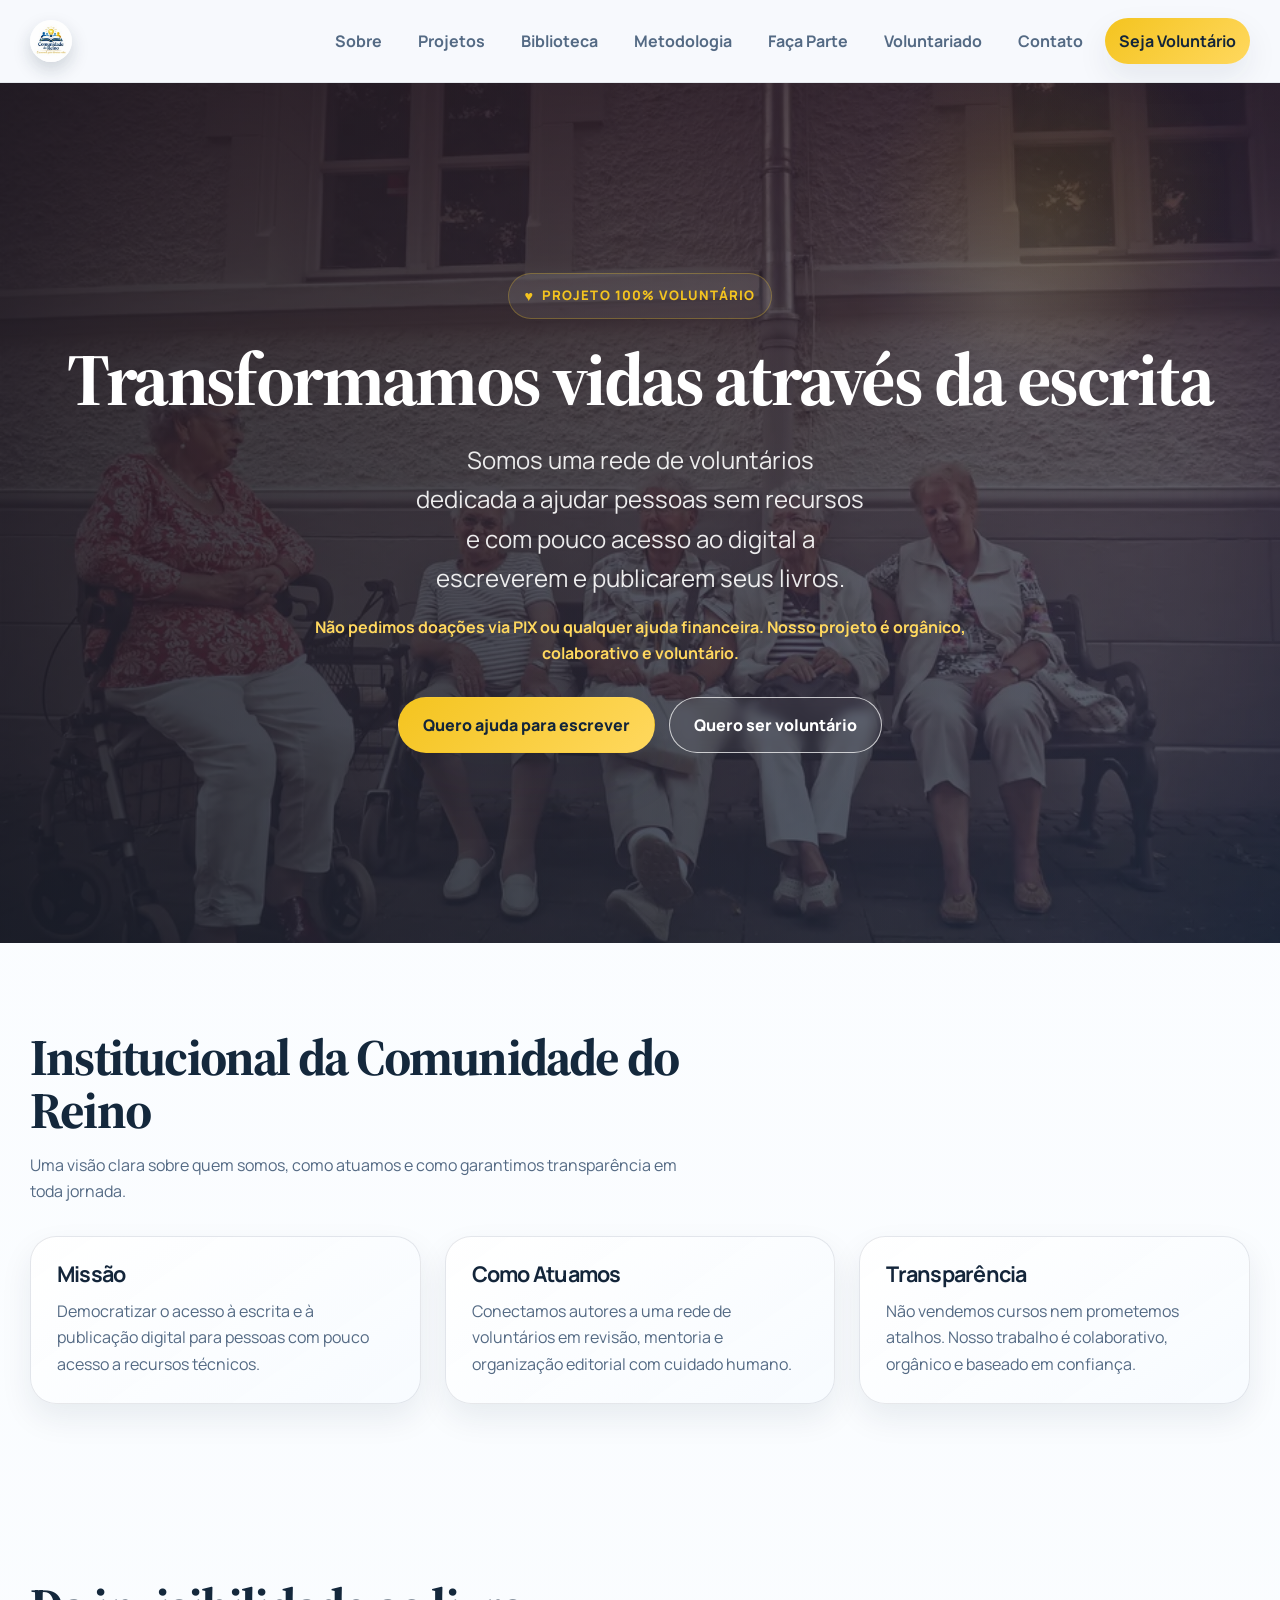
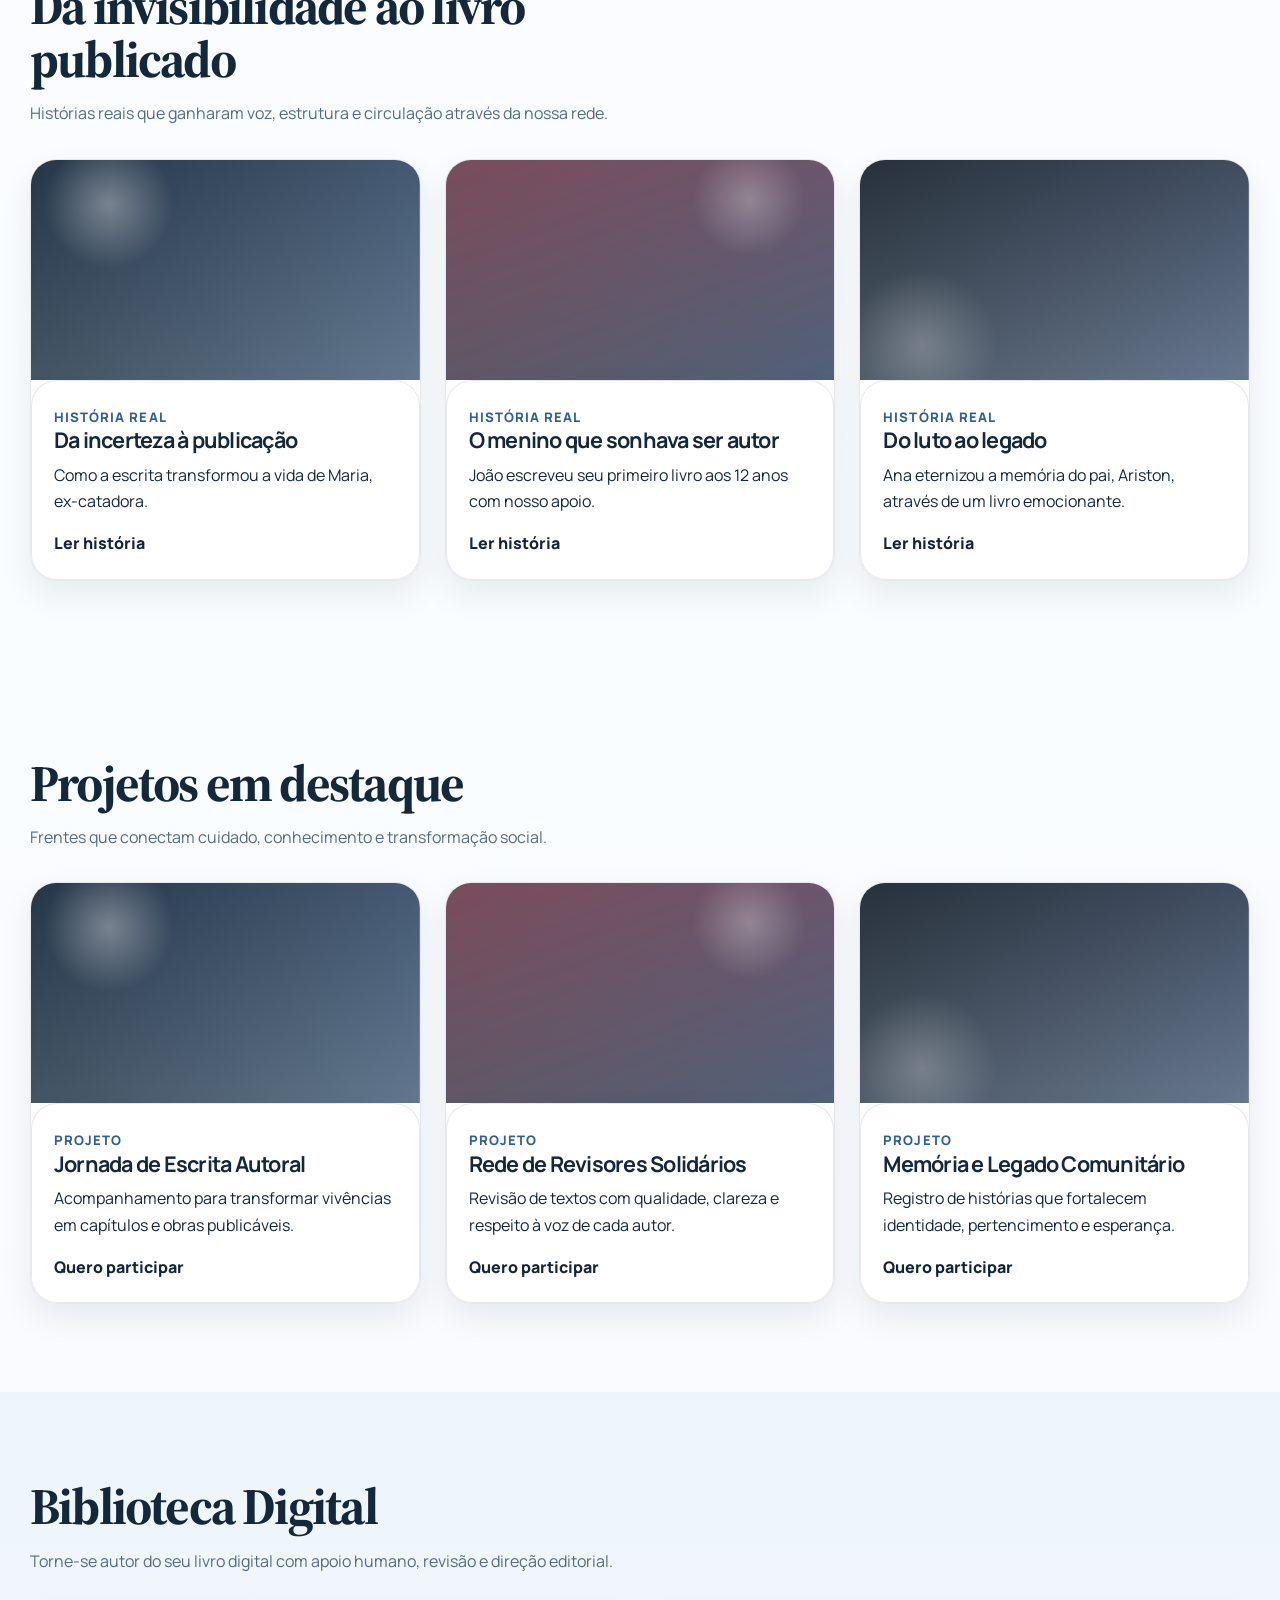
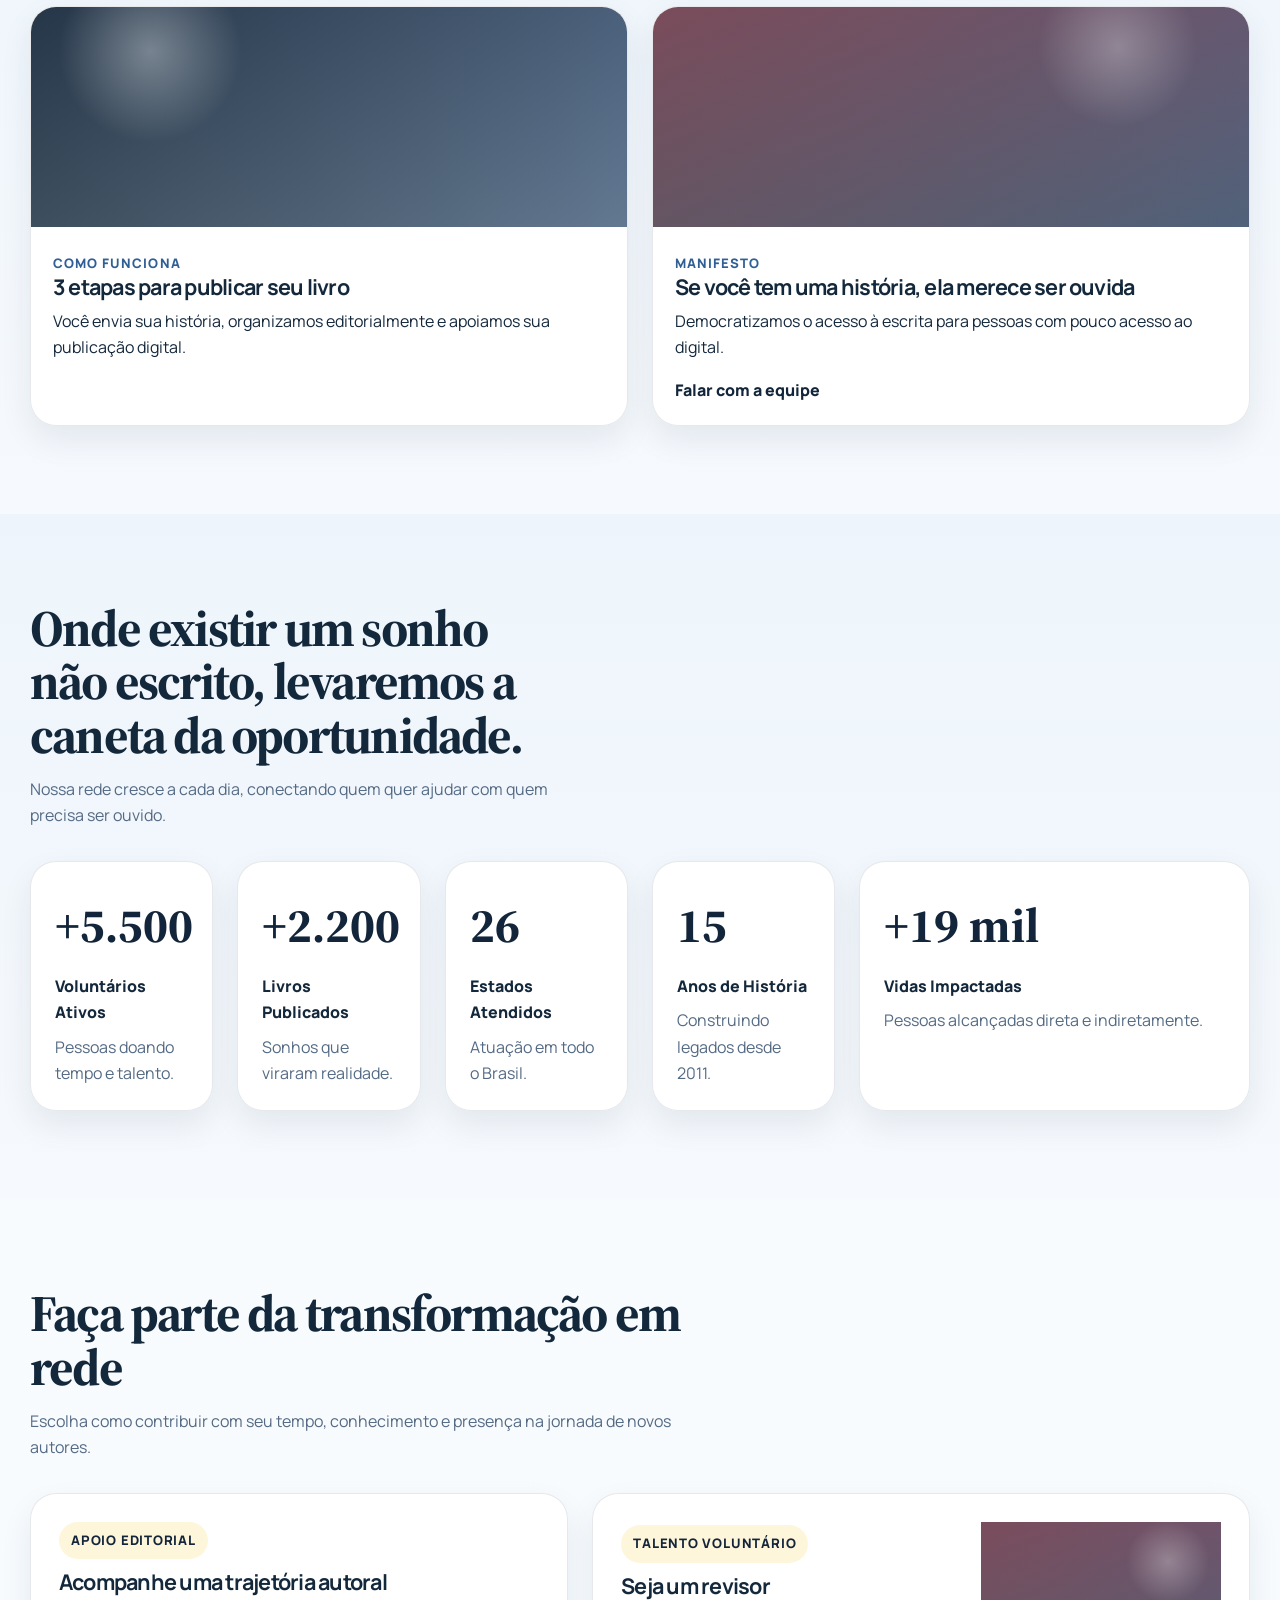
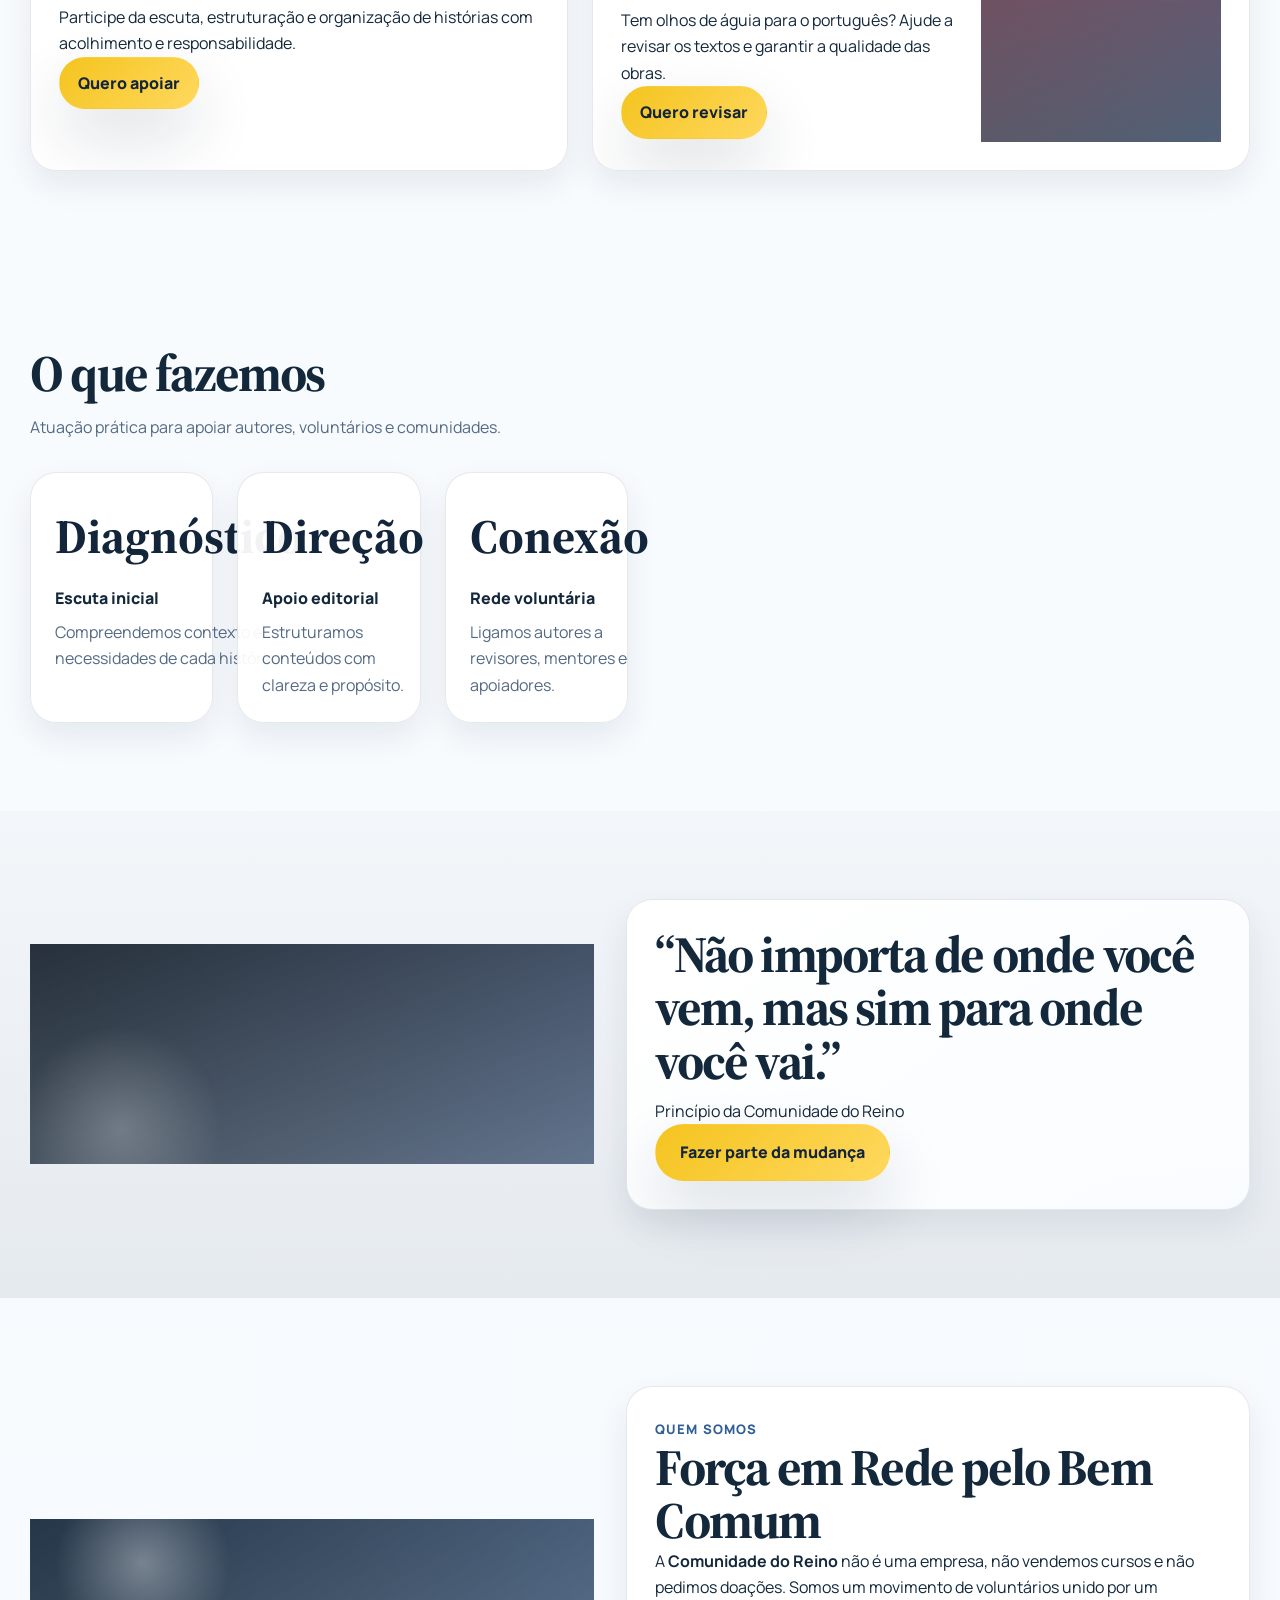
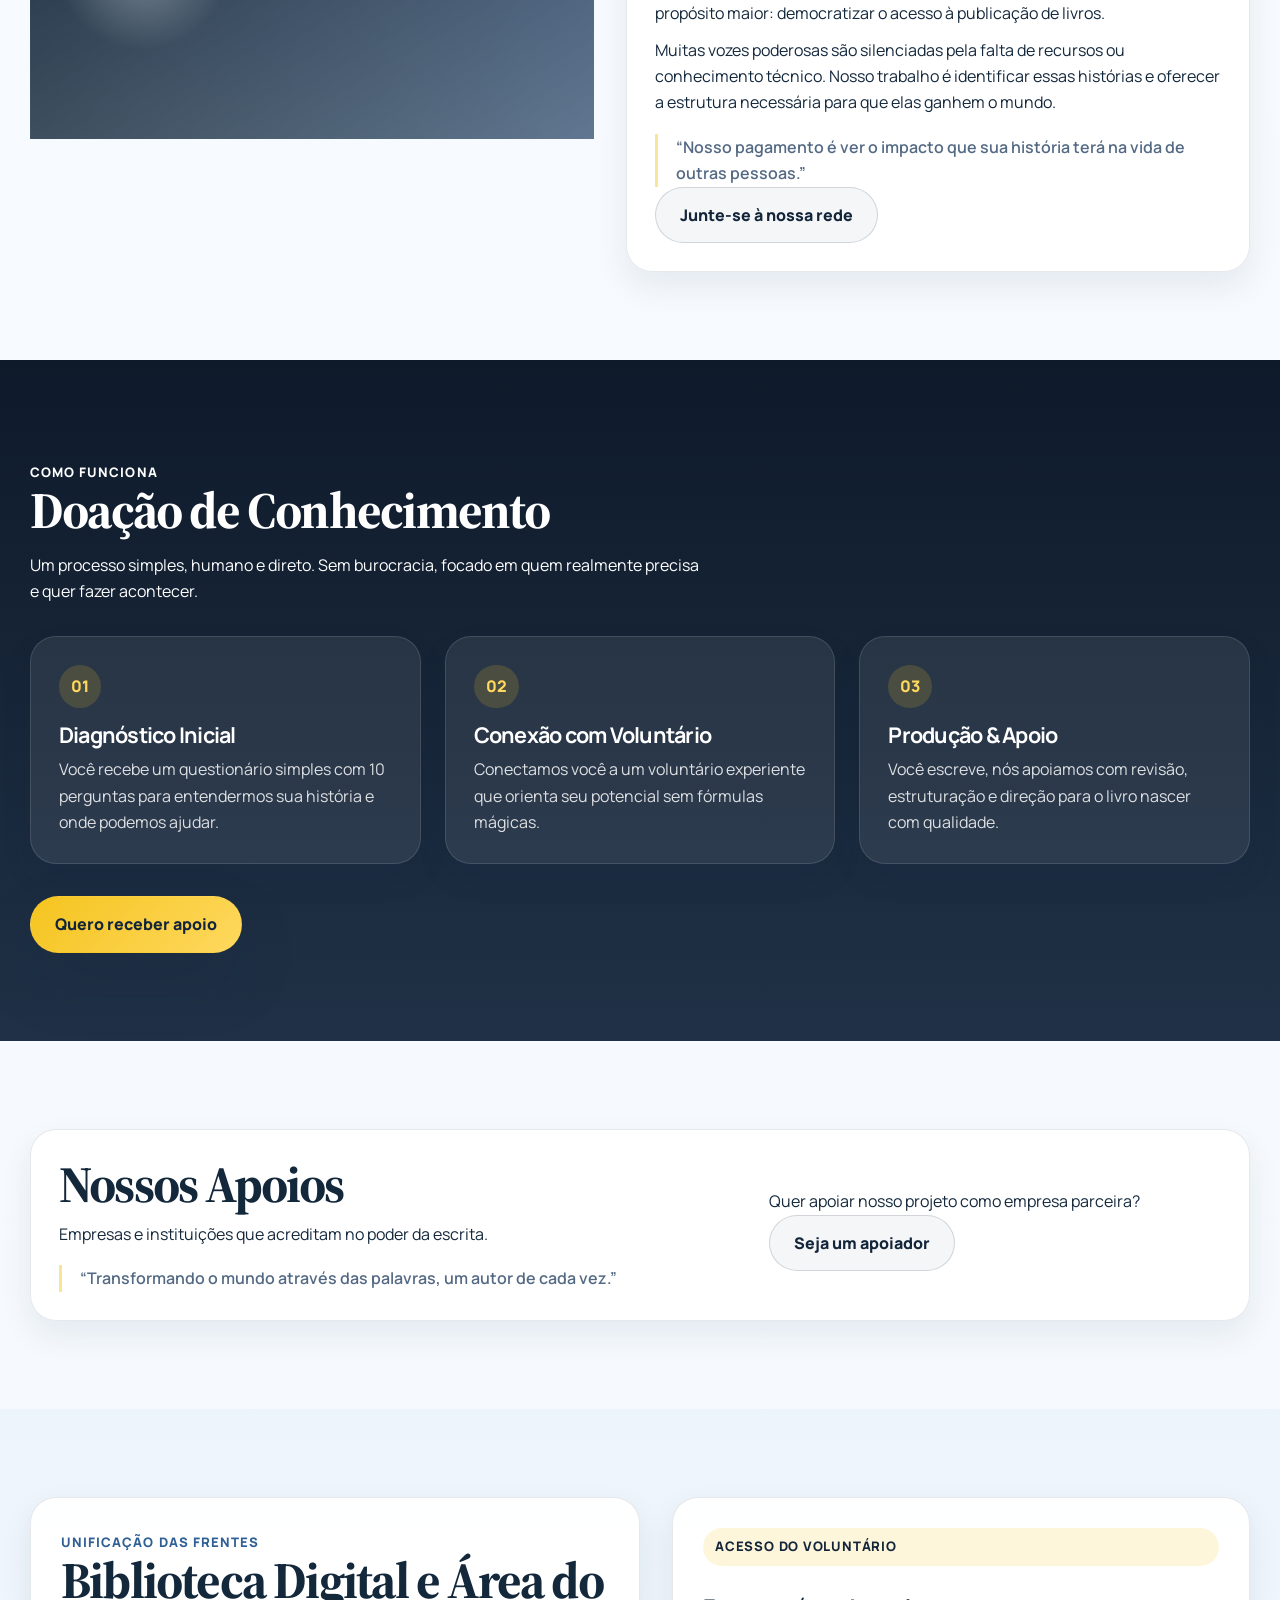
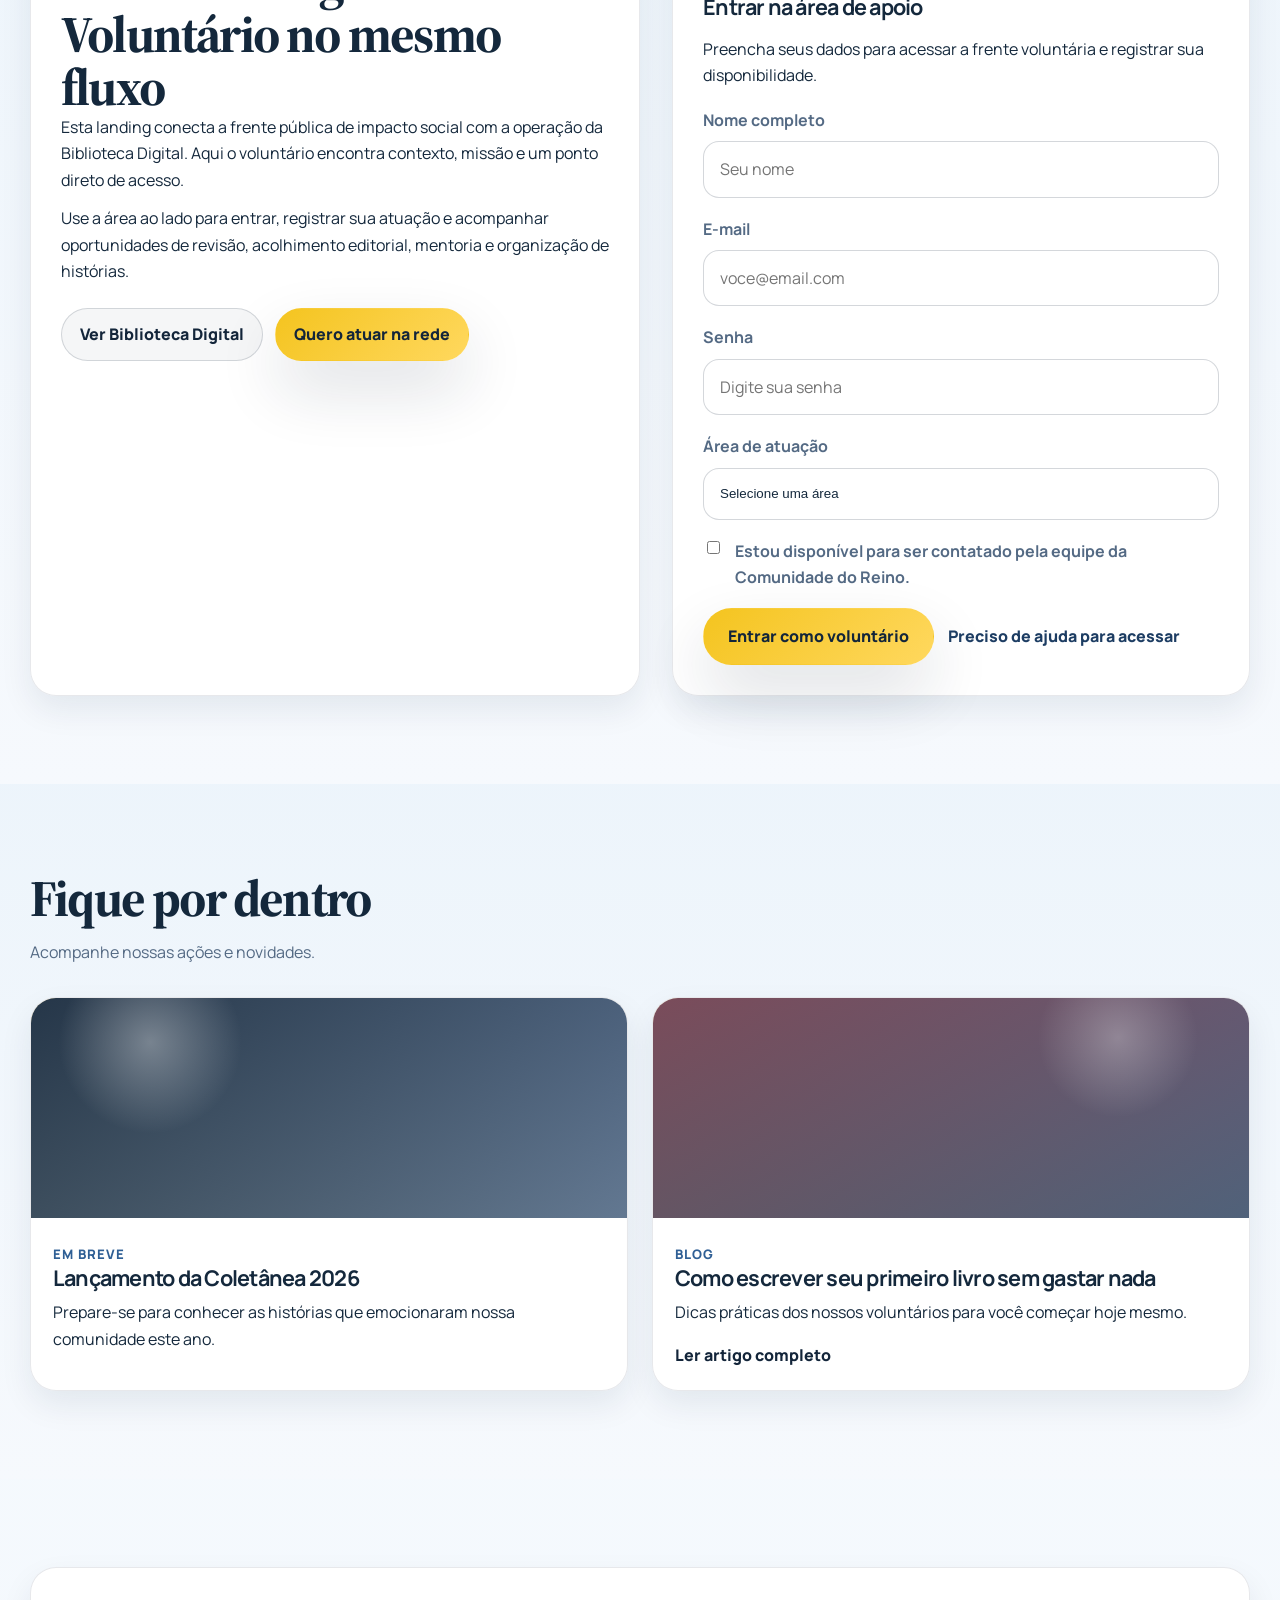
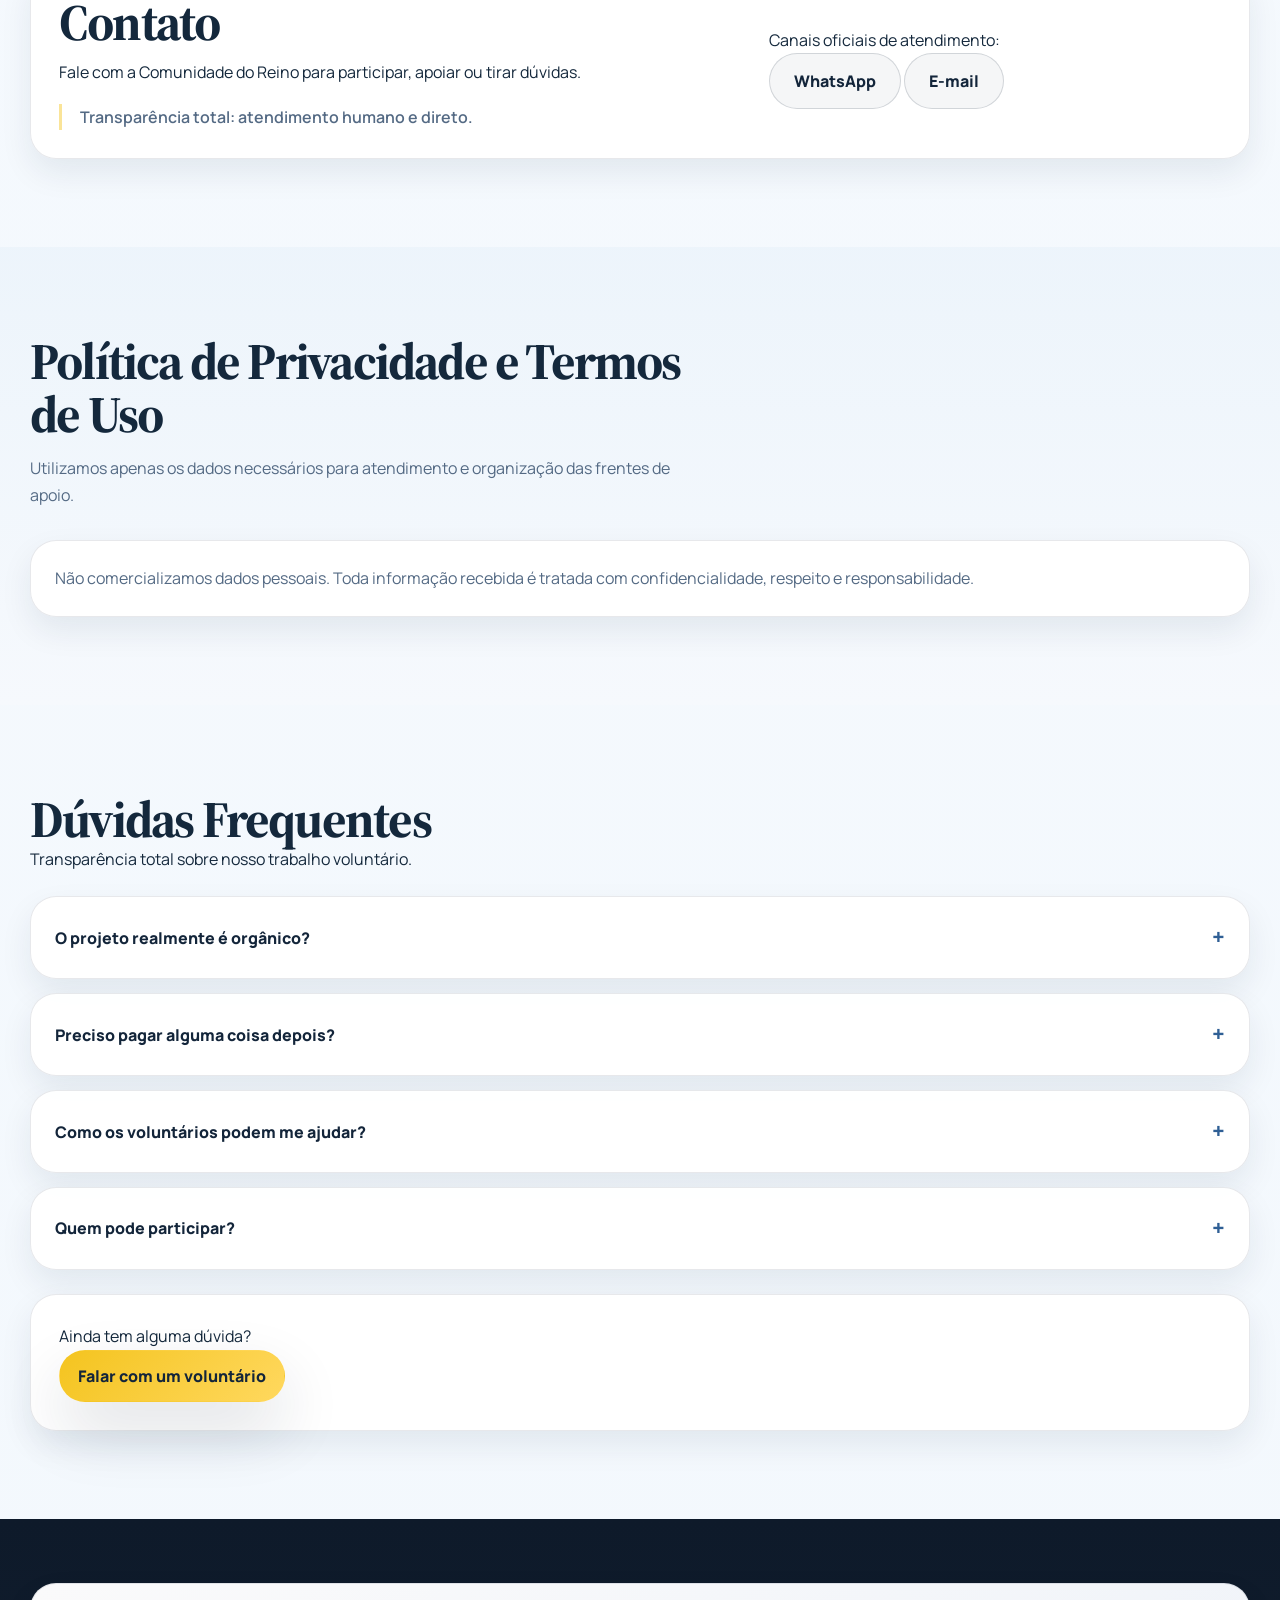
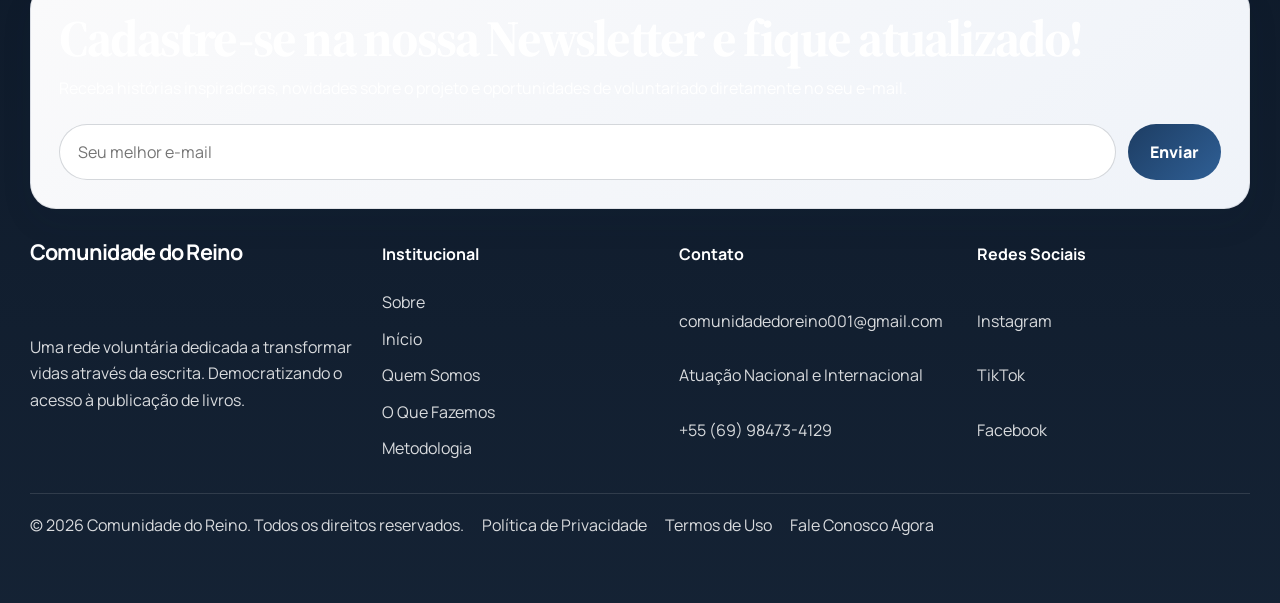
<file: unificacao/index.html>
<!doctype html>
<html lang="pt-BR">

<head>
  <meta charset="utf-8" />
  <meta name="viewport" content="width=device-width, initial-scale=1" />
  <title>Comunidade do Reino | Transformando Vidas</title>
  <meta name="description"
    content="Comunidade do Reino: landing principal com transformação social através da escrita, Biblioteca Digital e rede voluntária." />
  <meta property="og:title" content="Comunidade do Reino | Transformando Vidas" />
  <meta property="og:description"
    content="Rede voluntária dedicada a transformar vidas através da escrita, publicação digital e apoio editorial orgânico." />
  <meta property="og:type" content="website" />
  <link rel="preconnect" href="https://fonts.googleapis.com" />
  <link rel="preconnect" href="https://fonts.gstatic.com" crossorigin />
  <link
    href="https://fonts.googleapis.com/css2?family=Manrope:wght@400;500;600;700;800&family=Source+Serif+4:opsz,wght@8..60,500;8..60,700&display=swap"
    rel="stylesheet" />
  <link rel="stylesheet" href="landing-page.css" />
</head>

<body>
  <a class="skip-link" href="#conteudo">Pular para o conteúdo principal</a>

  <header class="site-header" id="inicio">
    <div class="shell header-inner">
      <a class="brand" href="index.html" aria-label="Página inicial da Comunidade do Reino">
        <img class="brand-logo-img" src="logo.jpg" alt="" aria-hidden="true" loading="eager" decoding="async" />
      </a>

      <button class="menu-toggle" type="button" aria-expanded="false" aria-controls="menu-principal"
        aria-label="Abrir menu">
        <span></span>
        <span></span>
      </button>

      <nav id="menu-principal" class="main-nav" aria-label="Principal">
        <a href="sobre.html">Sobre</a>
        <a href="projetos.html">Projetos</a>
        <a href="biblioteca.html">Biblioteca</a>
        <a href="metodologia.html">Metodologia</a>
        <a href="voluntario.html">Faça Parte</a>
        <a href="voluntario.html">Voluntariado</a>
        <a href="contato.html">Contato</a>
        <a class="nav-cta" href="voluntario.html">Seja Voluntário</a>
      </nav>
    </div>
  </header>

  <main id="conteudo">
    <section class="hero" aria-labelledby="hero-title">
      <div class="shell hero-content">
        <div class="hero-copy reveal">
          <p class="hero-badge">Projeto 100% voluntário</p>
          <h1 id="hero-title">Transformamos vidas através da escrita</h1>
          <p class="hero-lead">
            Somos uma rede de voluntários dedicada a ajudar pessoas sem
            recursos e com pouco acesso ao digital a escreverem e publicarem
            seus livros.
          </p>
          <p class="hero-note">
            Não pedimos doações via PIX ou qualquer ajuda financeira. Nosso
            projeto é orgânico, colaborativo e voluntário.
          </p>
          <div class="hero-actions">
            <a class="btn btn-primary"
              href="https://wa.me/5569984734129?text=Ol%C3%A1!%20Gostaria%20de%20receber%20ajuda%20para%20escrever%20meu%20livro.%20Tenho%20uma%20hist%C3%B3ria%20para%20contar%20mas%20preciso%20de%20orienta%C3%A7%C3%A3o."
              target="_blank" rel="noopener">Quero ajuda para escrever</a>
            <a class="btn btn-outline" href="voluntario.html">Quero ser voluntário</a>
          </div>
        </div>
      </div>
    </section>

    <section class="section" id="sobre" aria-labelledby="sobre-title">
      <div class="shell">
        <header class="section-head reveal">
          <h2 id="sobre-title">Institucional da Comunidade do Reino</h2>
          <p>
            Uma visão clara sobre quem somos, como atuamos e como garantimos
            transparência em toda jornada.
          </p>
        </header>

        <div class="institutional-grid reveal">
          <article class="institutional-card">
            <h3>Missão</h3>
            <p>
              Democratizar o acesso à escrita e à publicação digital para
              pessoas com pouco acesso a recursos técnicos.
            </p>
          </article>

          <article class="institutional-card">
            <h3>Como Atuamos</h3>
            <p>
              Conectamos autores a uma rede de voluntários em revisão,
              mentoria e organização editorial com cuidado humano.
            </p>
          </article>

          <article class="institutional-card">
            <h3>Transparência</h3>
            <p>
              Não vendemos cursos nem prometemos atalhos. Nosso trabalho é
              colaborativo, orgânico e baseado em confiança.
            </p>
          </article>
        </div>
      </div>
    </section>

    <section class="section" aria-labelledby="historias-title">
      <div class="shell">
        <header class="section-head reveal">
          <h2 id="historias-title">Da invisibilidade ao livro publicado</h2>
          <p>
            Histórias reais que ganharam voz, estrutura e circulação através
            da nossa rede.
          </p>
        </header>

        <div class="stories-grid">
          <article class="story-card reveal">
            <div class="story-visual story-visual-a" aria-hidden="true"></div>
            <div class="story-body">
              <span class="eyebrow-label">História real</span>
              <h3>Da incerteza à publicação</h3>
              <p>Como a escrita transformou a vida de Maria, ex-catadora.</p>
              <a href="contato.html" class="story-link">Ler história</a>
            </div>
          </article>

          <article class="story-card reveal">
            <div class="story-visual story-visual-b" aria-hidden="true"></div>
            <div class="story-body">
              <span class="eyebrow-label">História real</span>
              <h3>O menino que sonhava ser autor</h3>
              <p>
                João escreveu seu primeiro livro aos 12 anos com nosso apoio.
              </p>
              <a href="contato.html" class="story-link">Ler história</a>
            </div>
          </article>

          <article class="story-card reveal">
            <div class="story-visual story-visual-c" aria-hidden="true"></div>
            <div class="story-body">
              <span class="eyebrow-label">História real</span>
              <h3>Do luto ao legado</h3>
              <p>
                Ana eternizou a memória do pai, Ariston, através de um livro
                emocionante.
              </p>
              <a href="contato.html" class="story-link">Ler história</a>
            </div>
          </article>
        </div>
      </div>
    </section>

    <section class="section" id="projetos" aria-labelledby="projetos-title">
      <div class="shell">
        <header class="section-head reveal">
          <h2 id="projetos-title">Projetos em destaque</h2>
          <p>
            Frentes que conectam cuidado, conhecimento e transformação social.
          </p>
        </header>

        <div class="stories-grid">
          <article class="story-card reveal">
            <div class="story-visual story-visual-a" aria-hidden="true"></div>
            <div class="story-body">
              <span class="eyebrow-label">Projeto</span>
              <h3>Jornada de Escrita Autoral</h3>
              <p>
                Acompanhamento para transformar vivências em capítulos e obras
                publicáveis.
              </p>
              <a href="voluntario.html" class="story-link">Quero participar</a>
            </div>
          </article>

          <article class="story-card reveal">
            <div class="story-visual story-visual-b" aria-hidden="true"></div>
            <div class="story-body">
              <span class="eyebrow-label">Projeto</span>
              <h3>Rede de Revisores Solidários</h3>
              <p>
                Revisão de textos com qualidade, clareza e respeito à voz de
                cada autor.
              </p>
              <a href="voluntario.html" class="story-link">Quero participar</a>
            </div>
          </article>

          <article class="story-card reveal">
            <div class="story-visual story-visual-c" aria-hidden="true"></div>
            <div class="story-body">
              <span class="eyebrow-label">Projeto</span>
              <h3>Memória e Legado Comunitário</h3>
              <p>
                Registro de histórias que fortalecem identidade, pertencimento
                e esperança.
              </p>
              <a href="voluntario.html" class="story-link">Quero participar</a>
            </div>
          </article>
        </div>
      </div>
    </section>

    <section class="section section-tint" id="biblioteca-digital" aria-labelledby="biblioteca-title">
      <div class="shell">
        <header class="section-head reveal">
          <h2 id="biblioteca-title">Biblioteca Digital</h2>
          <p>
            Torne-se autor do seu livro digital com apoio humano, revisão e
            direção editorial.
          </p>
        </header>

        <div class="updates-grid">
          <article class="update-card reveal">
            <div class="update-visual update-visual-a" aria-hidden="true"></div>
            <div class="update-body">
              <span class="eyebrow-label">Como funciona</span>
              <h3>3 etapas para publicar seu livro</h3>
              <p>
                Você envia sua história, organizamos editorialmente e apoiamos
                sua publicação digital.
              </p>
            </div>
          </article>
          <article class="update-card reveal">
            <div class="update-visual update-visual-b" aria-hidden="true"></div>
            <div class="update-body">
              <span class="eyebrow-label">Manifesto</span>
              <h3>Se você tem uma história, ela merece ser ouvida</h3>
              <p>
                Democratizamos o acesso à escrita para pessoas com pouco
                acesso ao digital.
              </p>
              <a class="story-link" href="contato.html">Falar com a equipe</a>
            </div>
          </article>
        </div>
      </div>
    </section>

    <section class="section section-tint" aria-labelledby="impacto-title">
      <div class="shell">
        <header class="section-head reveal section-head-narrow">
          <h2 id="impacto-title">
            Onde existir um sonho não escrito, levaremos a caneta da
            oportunidade.
          </h2>
          <p>
            Nossa rede cresce a cada dia, conectando quem quer ajudar com quem
            precisa ser ouvido.
          </p>
        </header>

        <div class="metrics-grid reveal">
          <article class="metric-card">
            <strong>+5.500</strong>
            <span>Voluntários Ativos</span>
            <p>Pessoas doando tempo e talento.</p>
          </article>
          <article class="metric-card">
            <strong>+2.200</strong>
            <span>Livros Publicados</span>
            <p>Sonhos que viraram realidade.</p>
          </article>
          <article class="metric-card">
            <strong>26</strong>
            <span>Estados Atendidos</span>
            <p>Atuação em todo o Brasil.</p>
          </article>
          <article class="metric-card">
            <strong>15</strong>
            <span>Anos de História</span>
            <p>Construindo legados desde 2011.</p>
          </article>
          <article class="metric-card metric-card-wide">
            <strong>+19 mil</strong>
            <span>Vidas Impactadas</span>
            <p>Pessoas alcançadas direta e indiretamente.</p>
          </article>
        </div>
      </div>
    </section>

    <section class="section" id="faca-parte" aria-labelledby="contribuir-title">
      <div class="shell">
        <header class="section-head reveal">
          <h2 id="contribuir-title">Faça parte da transformação em rede</h2>
          <p>
            Escolha como contribuir com seu tempo, conhecimento e presença na
            jornada de novos autores.
          </p>
        </header>

        <div class="contribute-grid">
          <article class="action-card reveal">
            <span class="action-tag">Apoio editorial</span>
            <h3>Acompanhe uma trajetória autoral</h3>
            <p>
              Participe da escuta, estruturação e organização de histórias com
              acolhimento e responsabilidade.
            </p>
            <a class="btn btn-primary btn-sm"
              href="https://wa.me/5569984734129?text=Ol%C3%A1!%20Tenho%20interesse%20em%20atuar%20no%20apoio%20editorial%20da%20Comunidade%20do%20Reino."
              target="_blank" rel="noopener">Quero apoiar</a>
          </article>

          <article class="action-card action-card-visual reveal">
            <div>
              <span class="action-tag">Talento voluntário</span>
              <h3>Seja um revisor</h3>
              <p>
                Tem olhos de águia para o português? Ajude a revisar os textos
                e garantir a qualidade das obras.
              </p>
              <a class="btn btn-primary btn-sm"
                href="https://wa.me/5569984734129?text=Ol%C3%A1!%20Tenho%20interesse%20em%20ser%20revisor%20volunt%C3%A1rio%20do%20projeto."
                target="_blank" rel="noopener">Quero revisar</a>
            </div>
            <div class="volunteer-visual" aria-hidden="true"></div>
          </article>
        </div>
      </div>
    </section>

    <section class="section" id="o-que-fazemos" aria-labelledby="fazemos-title">
      <div class="shell">
        <header class="section-head reveal">
          <h2 id="fazemos-title">O que fazemos</h2>
          <p>
            Atuação prática para apoiar autores, voluntários e comunidades.
          </p>
        </header>

        <div class="metrics-grid reveal">
          <article class="metric-card">
            <strong>Diagnóstico</strong>
            <span>Escuta inicial</span>
            <p>Compreendemos contexto e necessidades de cada história.</p>
          </article>
          <article class="metric-card">
            <strong>Direção</strong>
            <span>Apoio editorial</span>
            <p>Estruturamos conteúdos com clareza e propósito.</p>
          </article>
          <article class="metric-card">
            <strong>Conexão</strong>
            <span>Rede voluntária</span>
            <p>Ligamos autores a revisores, mentores e apoiadores.</p>
          </article>
        </div>
      </div>
    </section>

    <section class="section principle-band" aria-labelledby="principio-title">
      <div class="shell principle-layout reveal">
        <div class="principle-visual" aria-hidden="true"></div>
        <div class="principle-copy">
          <h2 id="principio-title">
            “Não importa de onde você vem, mas sim para onde você vai.”
          </h2>
          <p>Princípio da Comunidade do Reino</p>
          <a class="btn btn-primary"
            href="https://wa.me/5569984734129?text=Ol%C3%A1!%20Quero%20fazer%20parte%20da%20mudan%C3%A7a%20na%20Comunidade%20do%20Reino."
            target="_blank" rel="noopener">Fazer parte da mudança</a>
        </div>
      </div>
    </section>

    <section class="section" id="quem-somos" aria-labelledby="quem-somos-title">
      <div class="shell about-layout reveal">
        <div class="about-visual" aria-hidden="true"></div>
        <div class="about-copy">
          <p class="eyebrow-label">Quem Somos</p>
          <h2 id="quem-somos-title">Força em Rede pelo Bem Comum</h2>
          <p>
            A <strong>Comunidade do Reino</strong> não é uma empresa, não
            vendemos cursos e não pedimos doações. Somos um movimento de
            voluntários unido por um propósito maior: democratizar o acesso à
            publicação de livros.
          </p>
          <p>
            Muitas vozes poderosas são silenciadas pela falta de recursos ou
            conhecimento técnico. Nosso trabalho é identificar essas histórias
            e oferecer a estrutura necessária para que elas ganhem o mundo.
          </p>
          <blockquote>
            “Nosso pagamento é ver o impacto que sua história terá na vida de
            outras pessoas.”
          </blockquote>
          <a class="btn btn-outline-dark"
            href="https://wa.me/5569984734129?text=Ol%C3%A1!%20Tenho%20interesse%20em%20me%20juntar%20%C3%A0%20rede%20da%20Comunidade%20do%20Reino."
            target="_blank" rel="noopener">Junte-se à nossa rede</a>
        </div>
      </div>
    </section>

    <section class="section section-dark" id="metodologia" aria-labelledby="metodologia-title">
      <div class="shell">
        <header class="section-head reveal section-head-light">
          <p class="eyebrow-label">Como Funciona</p>
          <h2 id="metodologia-title">Doação de Conhecimento</h2>
          <p>
            Um processo simples, humano e direto. Sem burocracia, focado em
            quem realmente precisa e quer fazer acontecer.
          </p>
        </header>

        <div class="method-grid reveal">
          <article class="method-card">
            <span class="step-index">01</span>
            <h3>Diagnóstico Inicial</h3>
            <p>
              Você recebe um questionário simples com 10 perguntas para
              entendermos sua história e onde podemos ajudar.
            </p>
          </article>
          <article class="method-card">
            <span class="step-index">02</span>
            <h3>Conexão com Voluntário</h3>
            <p>
              Conectamos você a um voluntário experiente que orienta seu
              potencial sem fórmulas mágicas.
            </p>
          </article>
          <article class="method-card">
            <span class="step-index">03</span>
            <h3>Produção &amp; Apoio</h3>
            <p>
              Você escreve, nós apoiamos com revisão, estruturação e direção
              para o livro nascer com qualidade.
            </p>
          </article>
        </div>

        <div class="method-cta reveal">
          <a class="btn btn-primary"
            href="https://wa.me/5569984734129?text=Ol%C3%A1!%20Gostaria%20de%20receber%20apoio%20para%20escrever%20meu%20livro."
            target="_blank" rel="noopener">Quero receber apoio</a>
        </div>
      </div>
    </section>

    <section class="section" aria-labelledby="apoios-title">
      <div class="shell support-band reveal">
        <div>
          <h2 id="apoios-title">Nossos Apoios</h2>
          <p>Empresas e instituições que acreditam no poder da escrita.</p>
          <blockquote>
            “Transformando o mundo através das palavras, um autor de cada
            vez.”
          </blockquote>
        </div>
        <div class="support-cta">
          <p>Quer apoiar nosso projeto como empresa parceira?</p>
          <a class="btn btn-outline-dark"
            href="https://wa.me/5569984734129?text=Ol%C3%A1!%20Tenho%20interesse%20em%20apoiar%20o%20projeto%20Comunidade%20do%20Reino%20como%20empresa%20parceira."
            target="_blank" rel="noopener">Seja um apoiador</a>
        </div>
      </div>
    </section>

    <section class="section section-tint" id="voluntario" aria-labelledby="voluntario-title">
      <div class="shell volunteer-layout reveal">
        <div class="volunteer-copy">
          <p class="eyebrow-label">Unificação das Frentes</p>
          <h2 id="voluntario-title">
            Biblioteca Digital e Área do Voluntário no mesmo fluxo
          </h2>
          <p>
            Esta landing conecta a frente pública de impacto social com a
            operação da Biblioteca Digital. Aqui o voluntário encontra
            contexto, missão e um ponto direto de acesso.
          </p>
          <p>
            Use a área ao lado para entrar, registrar sua atuação e acompanhar
            oportunidades de revisão, acolhimento editorial, mentoria e
            organização de histórias.
          </p>

          <div class="volunteer-links">
            <a class="btn btn-outline-dark btn-sm" href="biblioteca.html">Ver Biblioteca Digital</a>
            <a class="btn btn-primary btn-sm"
              href="https://wa.me/5569984734129?text=Ol%C3%A1!%20Quero%20atuar%20como%20volunt%C3%A1rio%20na%20Comunidade%20do%20Reino."
              target="_blank" rel="noopener">Quero atuar na rede</a>
          </div>
        </div>

        <form class="volunteer-form" id="form-voluntario" aria-label="Formulário de login do voluntário">
          <span class="action-tag">Acesso do voluntário</span>
          <h3>Entrar na área de apoio</h3>
          <p>
            Preencha seus dados para acessar a frente voluntária e registrar
            sua disponibilidade.
          </p>

          <label class="form-field">
            <span>Nome completo</span>
            <input id="voluntario-nome" type="text" name="nome" placeholder="Seu nome" autocomplete="name" required />
          </label>

          <label class="form-field">
            <span>E-mail</span>
            <input type="email" name="email" placeholder="voce@email.com" autocomplete="email" required />
          </label>

          <label class="form-field">
            <span>Senha</span>
            <input type="password" name="senha" placeholder="Digite sua senha" autocomplete="current-password"
              required />
          </label>

          <label class="form-field">
            <span>Área de atuação</span>
            <select name="atuacao" required>
              <option value="">Selecione uma área</option>
              <option value="revisao">Revisão</option>
              <option value="mentoria">Mentoria</option>
              <option value="acolhimento">Acolhimento</option>
              <option value="organizacao">Organização editorial</option>
            </select>
          </label>

          <label class="form-check">
            <input type="checkbox" name="disponibilidade" />
            <span>Estou disponível para ser contatado pela equipe da Comunidade
              do Reino.</span>
          </label>

          <div class="form-actions">
            <button class="btn btn-primary" type="submit">
              Entrar como voluntário
            </button>
            <a class="text-link"
              href="https://wa.me/5569984734129?text=Ol%C3%A1!%20Preciso%20de%20ajuda%20para%20acessar%20a%20%C3%A1rea%20do%20volunt%C3%A1rio."
              target="_blank" rel="noopener">Preciso de ajuda para acessar</a>
          </div>
        </form>
      </div>
    </section>

    <section class="section section-tint" aria-labelledby="novidades-title">
      <div class="shell">
        <header class="section-head reveal">
          <h2 id="novidades-title">Fique por dentro</h2>
          <p>Acompanhe nossas ações e novidades.</p>
        </header>

        <div class="updates-grid">
          <article class="update-card reveal">
            <div class="update-visual update-visual-a" aria-hidden="true"></div>
            <div class="update-body">
              <span class="eyebrow-label">Em breve</span>
              <h3>Lançamento da Coletânea 2026</h3>
              <p>
                Prepare-se para conhecer as histórias que emocionaram nossa
                comunidade este ano.
              </p>
            </div>
          </article>
          <article class="update-card reveal">
            <div class="update-visual update-visual-b" aria-hidden="true"></div>
            <div class="update-body">
              <span class="eyebrow-label">Blog</span>
              <h3>Como escrever seu primeiro livro sem gastar nada</h3>
              <p>
                Dicas práticas dos nossos voluntários para você começar hoje
                mesmo.
              </p>
              <a class="story-link" href="biblioteca.html">Ler artigo completo</a>
            </div>
          </article>
        </div>
      </div>
    </section>

    <section class="section" id="contato" aria-labelledby="contato-title">
      <div class="shell support-band reveal">
        <div>
          <h2 id="contato-title">Contato</h2>
          <p>
            Fale com a Comunidade do Reino para participar, apoiar ou tirar
            dúvidas.
          </p>
          <blockquote>
            Transparência total: atendimento humano e direto.
          </blockquote>
        </div>
        <div class="support-cta">
          <p>Canais oficiais de atendimento:</p>
          <a class="btn btn-outline-dark" href="https://wa.me/5569984734129" target="_blank" rel="noopener">WhatsApp</a>
          <a class="btn btn-outline-dark" href="mailto:comunidadedoreino001@gmail.com">E-mail</a>
        </div>
      </div>
    </section>

    <section class="section section-tint" id="politica" aria-labelledby="politica-title">
      <div class="shell">
        <header class="section-head reveal">
          <h2 id="politica-title">Política de Privacidade e Termos de Uso</h2>
          <p>
            Utilizamos apenas os dados necessários para atendimento e
            organização das frentes de apoio.
          </p>
        </header>
        <div class="metric-card reveal">
          <p>
            Não comercializamos dados pessoais. Toda informação recebida é
            tratada com confidencialidade, respeito e responsabilidade.
          </p>
        </div>
      </div>
    </section>

    <section class="section" aria-labelledby="faq-title">
      <div class="shell faq-layout reveal">
        <div class="faq-copy">
          <h2 id="faq-title">Dúvidas Frequentes</h2>
          <p>Transparência total sobre nosso trabalho voluntário.</p>
        </div>
        <div class="faq-stack">
          <article class="faq-item">
            <button type="button" aria-expanded="false">
              <span>O projeto realmente é orgânico?</span>
            </button>
            <div class="faq-content">
              <p>
                Sim. Nossa atuação é baseada em trabalho voluntário, escuta,
                revisão, apoio editorial e conexões reais.
              </p>
            </div>
          </article>
          <article class="faq-item">
            <button type="button" aria-expanded="false">
              <span>Preciso pagar alguma coisa depois?</span>
            </button>
            <div class="faq-content">
              <p>
                Não existe cobrança automática nem promessa escondida. Cada
                caso é avaliado com clareza e transparência.
              </p>
            </div>
          </article>
          <article class="faq-item">
            <button type="button" aria-expanded="false">
              <span>Como os voluntários podem me ajudar?</span>
            </button>
            <div class="faq-content">
              <p>
                Com diagnóstico inicial, orientação, revisão, organização
                textual e apoio no caminho até a publicação digital.
              </p>
            </div>
          </article>
          <article class="faq-item">
            <button type="button" aria-expanded="false">
              <span>Quem pode participar?</span>
            </button>
            <div class="faq-content">
              <p>
                Quem tem uma história, uma ideia de livro ou o desejo de
                servir como voluntário nessa rede.
              </p>
            </div>
          </article>
        </div>
        <div class="faq-banner">
          <p>Ainda tem alguma dúvida?</p>
          <a class="btn btn-primary btn-sm"
            href="https://wa.me/5569984734129?text=Ol%C3%A1!%20Gostaria%20de%20falar%20com%20um%20volunt%C3%A1rio%20da%20Comunidade%20do%20Reino."
            target="_blank" rel="noopener">Falar com um voluntário</a>
        </div>
      </div>
    </section>
  </main>

  <footer class="site-footer">
    <div class="shell footer-grid">
      <section class="newsletter reveal">
        <h2>Cadastre-se na nossa Newsletter e fique atualizado!</h2>
        <p>
          Receba histórias inspiradoras, novidades sobre o projeto e
          oportunidades de voluntariado diretamente no seu e-mail.
        </p>
        <form class="newsletter-form">
          <input type="email" placeholder="Seu melhor e-mail" aria-label="Seu melhor e-mail" />
          <button type="submit">Enviar</button>
        </form>
      </section>

      <div class="footer-columns reveal">
        <div>
          <h3>Comunidade do Reino</h3>
          <p>
            Uma rede voluntária dedicada a transformar vidas através da
            escrita. Democratizando o acesso à publicação de livros.
          </p>
        </div>
        <div>
          <h4>Institucional</h4>
          <a href="sobre.html">Sobre</a>
          <a href="#inicio">Início</a>
          <a href="sobre.html">Quem Somos</a>
          <a href="projetos.html">O Que Fazemos</a>
          <a href="metodologia.html">Metodologia</a>
        </div>
        <div>
          <h4>Contato</h4>
          <a href="mailto:comunidadedoreino001@gmail.com">comunidadedoreino001@gmail.com</a>
          <span>Atuação Nacional e Internacional</span>
          <a href="https://wa.me/5569984734129" target="_blank" rel="noopener">+55 (69) 98473-4129</a>
        </div>
        <div>
          <h4>Redes Sociais</h4>
          <a href="https://instagram.com/comunidadedoreino001" target="_blank" rel="noopener">Instagram</a>
          <a href="https://www.tiktok.com/@marthot.oficial" target="_blank" rel="noopener">TikTok</a>
          <a href="https://facebook.com/mart.hotoficial" target="_blank" rel="noopener">Facebook</a>
        </div>
      </div>

      <div class="footer-bottom reveal">
        <span>© <span id="year"></span> Comunidade do Reino. Todos os direitos
          reservados.</span>
        <a href="#politica">Política de Privacidade</a>
        <a href="#politica">Termos de Uso</a>
        <a href="https://wa.me/5569984734129?text=Ol%C3%A1!%20Gostaria%20de%20receber%20ajuda%20para%20escrever%20meu%20livro.%20Tenho%20uma%20hist%C3%B3ria%20para%20contar%20mas%20preciso%20de%20orienta%C3%A7%C3%A3o."
          target="_blank" rel="noopener">Fale Conosco Agora</a>
      </div>
    </div>
  </footer>

  <script type="module" src="script.js"></script>
</body>

</html>
</file>
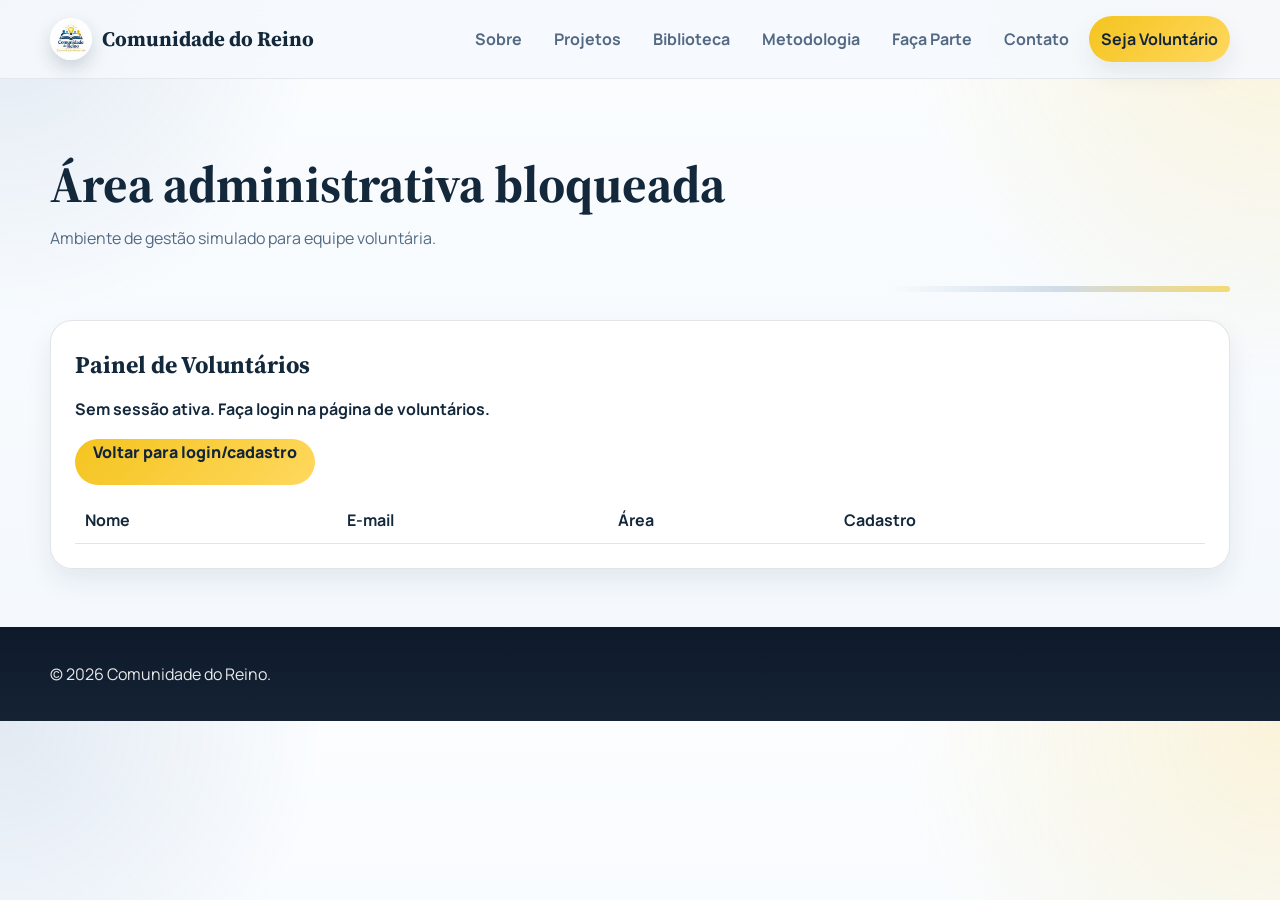
<file: unificacao/admin.html>
<!doctype html>
<html lang="pt-BR">
  <head>
    <meta charset="utf-8" />
    <meta name="viewport" content="width=device-width, initial-scale=1" />
    <title>Área Administrativa | Comunidade do Reino</title>
    <meta name="description" content="Área administrativa simulada para gestão de voluntários." />
    <link rel="preconnect" href="https://fonts.googleapis.com" />
    <link rel="preconnect" href="https://fonts.gstatic.com" crossorigin />
    <link href="https://fonts.googleapis.com/css2?family=Manrope:wght@400;500;600;700;800&family=Source+Serif+4:opsz,wght@8..60,500;8..60,700&display=swap" rel="stylesheet" />
    <link rel="stylesheet" href="pages.css" />
  </head>
  <body>
    <a class="skip-link" href="#conteudo">Pular para o conteúdo principal</a>
    <header class="site-header">
      <div class="shell header-inner">
        <a class="brand" href="index.html" aria-label="Voltar para página inicial">
          <img class="brand-logo-img" src="logo.jpg" alt="" aria-hidden="true" />
          <span class="brand-text">Comunidade do Reino</span>
        </a>
        <button class="menu-toggle" type="button" aria-expanded="false" aria-controls="menu-principal" aria-label="Abrir menu">
          <span></span><span></span>
        </button>
        <nav id="menu-principal" class="main-nav" aria-label="Principal">
          <a href="sobre.html">Sobre</a>
          <a href="projetos.html">Projetos</a>
          <a href="biblioteca.html">Biblioteca</a>
          <a href="metodologia.html">Metodologia</a>
          <a href="voluntario.html">Faça Parte</a>
          <a href="contato.html">Contato</a>
          <a class="nav-cta" href="voluntario.html">Seja Voluntário</a>
        </nav>
      </div>
    </header>

    <main id="conteudo" class="shell">
      <section class="page-hero">
        <h1 id="admin-greeting">Área Administrativa</h1>
        <p>Ambiente de gestão simulado para equipe voluntária.</p>
      </section>

      <section class="section">
        <article class="table-card">
          <h2>Painel de Voluntários</h2>
          <p id="admin-status" class="status" aria-live="polite"></p>
          <div class="inline-links">
            <a class="btn btn-primary" href="voluntario.html">Voltar para login/cadastro</a>
            <button id="logout-btn" class="btn btn-dark" type="button">Encerrar sessão</button>
          </div>
          <table class="table" aria-label="Lista de voluntários cadastrados">
            <thead>
              <tr>
                <th>Nome</th>
                <th>E-mail</th>
                <th>Área</th>
                <th>Cadastro</th>
              </tr>
            </thead>
            <tbody id="voluntarios-body"></tbody>
          </table>
        </article>
      </section>
    </main>

    <footer class="site-footer"><div class="shell"><p>© <span id="year"></span> Comunidade do Reino.</p></div></footer>
    <script src="pages.js"></script>
    <script src="admin.js"></script>
    <script>document.getElementById('year').textContent = String(new Date().getFullYear());</script>
  </body>
</html>
</file>
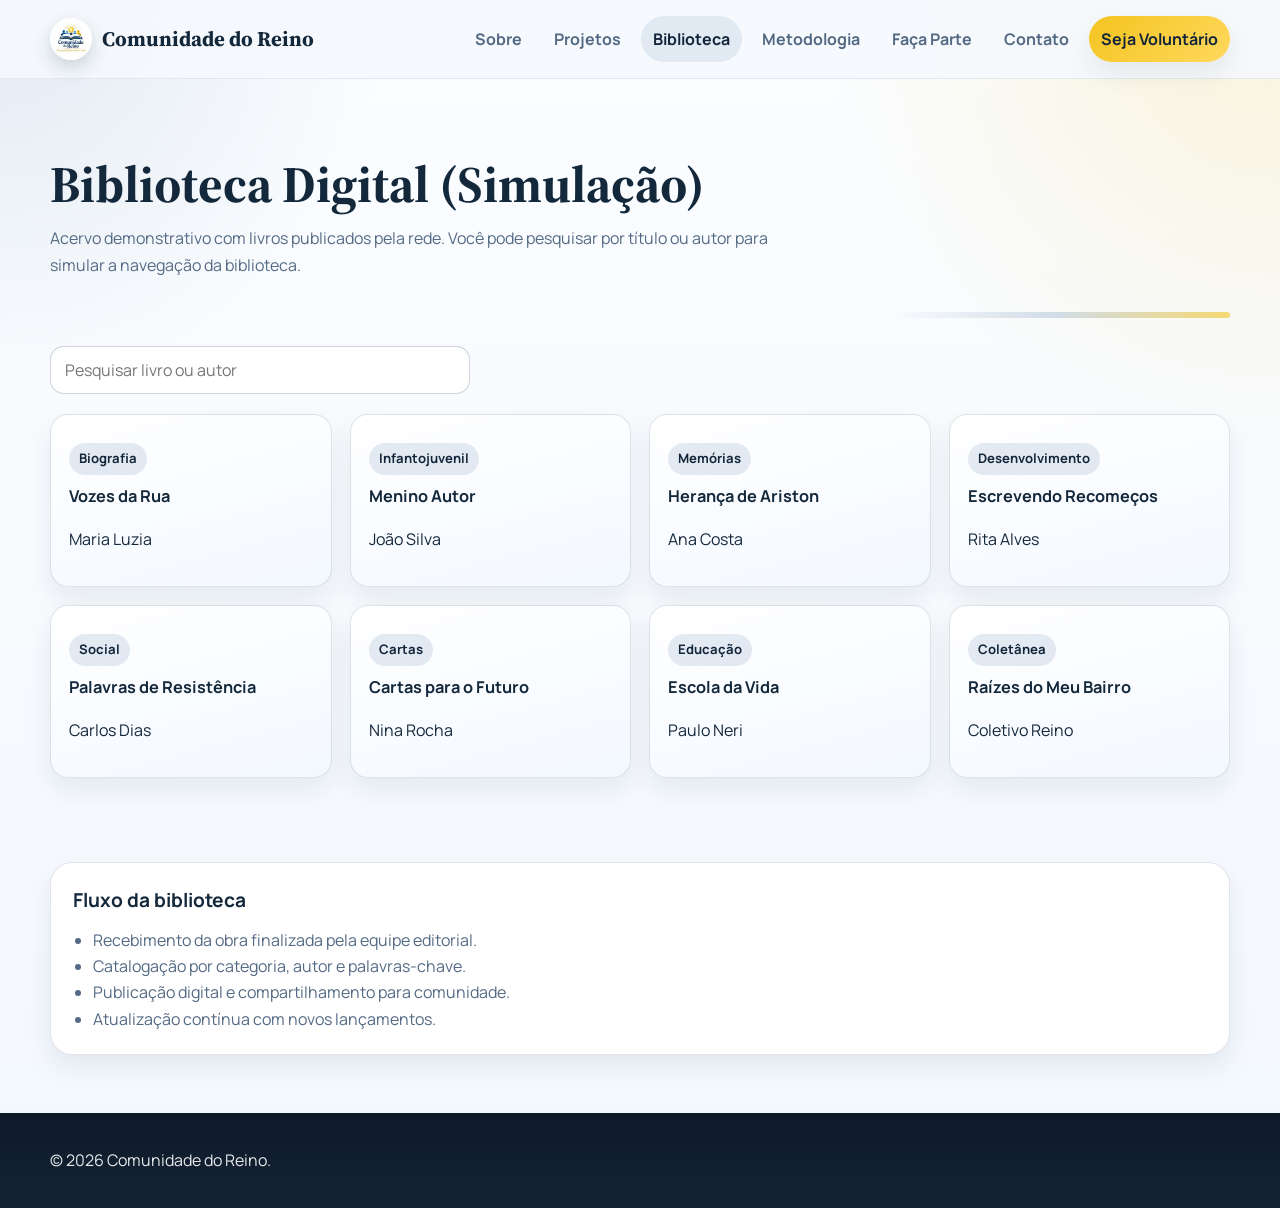
<file: unificacao/biblioteca.html>
<!doctype html>
<html lang="pt-BR">
  <head>
    <meta charset="utf-8" />
    <meta name="viewport" content="width=device-width, initial-scale=1" />
    <title>Biblioteca Digital | Comunidade do Reino</title>
    <meta name="description" content="Simulação da Biblioteca Digital da Comunidade do Reino com livros e acervo." />
    <link rel="preconnect" href="https://fonts.googleapis.com" />
    <link rel="preconnect" href="https://fonts.gstatic.com" crossorigin />
    <link href="https://fonts.googleapis.com/css2?family=Manrope:wght@400;500;600;700;800&family=Source+Serif+4:opsz,wght@8..60,500;8..60,700&display=swap" rel="stylesheet" />
    <link rel="stylesheet" href="pages.css" />
  </head>
  <body>
    <a class="skip-link" href="#conteudo">Pular para o conteúdo principal</a>
    <header class="site-header">
      <div class="shell header-inner">
        <a class="brand" href="index.html" aria-label="Voltar para página inicial">
          <img class="brand-logo-img" src="logo.jpg" alt="" aria-hidden="true" />
          <span class="brand-text">Comunidade do Reino</span>
        </a>
        <button class="menu-toggle" type="button" aria-expanded="false" aria-controls="menu-principal" aria-label="Abrir menu">
          <span></span><span></span>
        </button>
        <nav id="menu-principal" class="main-nav" aria-label="Principal">
          <a href="sobre.html">Sobre</a>
          <a href="projetos.html">Projetos</a>
          <a href="biblioteca.html" aria-current="page">Biblioteca</a>
          <a href="metodologia.html">Metodologia</a>
          <a href="voluntario.html">Faça Parte</a>
          <a href="contato.html">Contato</a>
          <a class="nav-cta" href="voluntario.html">Seja Voluntário</a>
        </nav>
      </div>
    </header>

    <main id="conteudo" class="shell">
      <section class="page-hero">
        <h1>Biblioteca Digital (Simulação)</h1>
        <p>Acervo demonstrativo com livros publicados pela rede. Você pode pesquisar por título ou autor para simular a navegação da biblioteca.</p>
      </section>

      <section class="section">
        <input id="book-search" class="book-search" type="search" placeholder="Pesquisar livro ou autor" aria-label="Pesquisar livro ou autor" />
        <div class="books-grid">
          <article class="book-card" data-title="Vozes da Rua" data-author="Maria Luzia">
            <span class="book-meta">Biografia</span>
            <strong>Vozes da Rua</strong>
            <p>Maria Luzia</p>
          </article>
          <article class="book-card" data-title="Menino Autor" data-author="João Silva">
            <span class="book-meta">Infantojuvenil</span>
            <strong>Menino Autor</strong>
            <p>João Silva</p>
          </article>
          <article class="book-card" data-title="Herança de Ariston" data-author="Ana Costa">
            <span class="book-meta">Memórias</span>
            <strong>Herança de Ariston</strong>
            <p>Ana Costa</p>
          </article>
          <article class="book-card" data-title="Escrevendo Recomeços" data-author="Rita Alves">
            <span class="book-meta">Desenvolvimento</span>
            <strong>Escrevendo Recomeços</strong>
            <p>Rita Alves</p>
          </article>
          <article class="book-card" data-title="Palavras de Resistência" data-author="Carlos Dias">
            <span class="book-meta">Social</span>
            <strong>Palavras de Resistência</strong>
            <p>Carlos Dias</p>
          </article>
          <article class="book-card" data-title="Cartas para o Futuro" data-author="Nina Rocha">
            <span class="book-meta">Cartas</span>
            <strong>Cartas para o Futuro</strong>
            <p>Nina Rocha</p>
          </article>
          <article class="book-card" data-title="Escola da Vida" data-author="Paulo Neri">
            <span class="book-meta">Educação</span>
            <strong>Escola da Vida</strong>
            <p>Paulo Neri</p>
          </article>
          <article class="book-card" data-title="Raízes do Meu Bairro" data-author="Coletivo Reino">
            <span class="book-meta">Coletânea</span>
            <strong>Raízes do Meu Bairro</strong>
            <p>Coletivo Reino</p>
          </article>
        </div>
      </section>

      <section class="section">
        <article class="list-card">
          <h3>Fluxo da biblioteca</h3>
          <ul>
            <li>Recebimento da obra finalizada pela equipe editorial.</li>
            <li>Catalogação por categoria, autor e palavras-chave.</li>
            <li>Publicação digital e compartilhamento para comunidade.</li>
            <li>Atualização contínua com novos lançamentos.</li>
          </ul>
        </article>
      </section>
    </main>

    <footer class="site-footer"><div class="shell"><p>© <span id="year"></span> Comunidade do Reino.</p></div></footer>
    <script src="pages.js"></script>
    <script>document.getElementById('year').textContent = String(new Date().getFullYear());</script>
  </body>
</html>
</file>
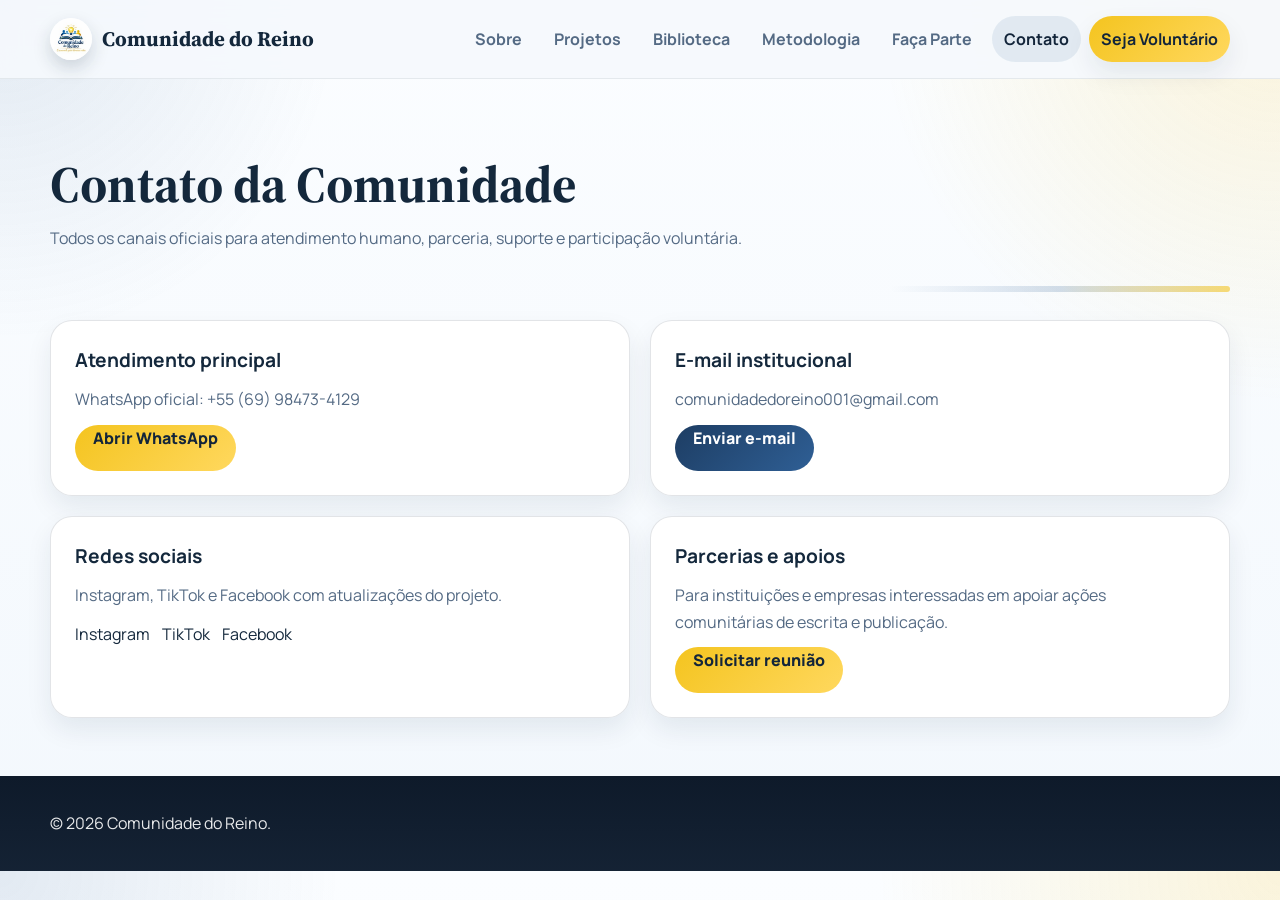
<file: unificacao/contato.html>
<!doctype html>
<html lang="pt-BR">
  <head>
    <meta charset="utf-8" />
    <meta name="viewport" content="width=device-width, initial-scale=1" />
    <title>Contato | Comunidade do Reino</title>
    <meta name="description" content="Canais de contato oficiais da Comunidade do Reino." />
    <link rel="preconnect" href="https://fonts.googleapis.com" />
    <link rel="preconnect" href="https://fonts.gstatic.com" crossorigin />
    <link href="https://fonts.googleapis.com/css2?family=Manrope:wght@400;500;600;700;800&family=Source+Serif+4:opsz,wght@8..60,500;8..60,700&display=swap" rel="stylesheet" />
    <link rel="stylesheet" href="pages.css" />
  </head>
  <body>
    <a class="skip-link" href="#conteudo">Pular para o conteúdo principal</a>
    <header class="site-header">
      <div class="shell header-inner">
        <a class="brand" href="index.html" aria-label="Voltar para página inicial">
          <img class="brand-logo-img" src="logo.jpg" alt="" aria-hidden="true" />
          <span class="brand-text">Comunidade do Reino</span>
        </a>
        <button class="menu-toggle" type="button" aria-expanded="false" aria-controls="menu-principal" aria-label="Abrir menu">
          <span></span><span></span>
        </button>
        <nav id="menu-principal" class="main-nav" aria-label="Principal">
          <a href="sobre.html">Sobre</a>
          <a href="projetos.html">Projetos</a>
          <a href="biblioteca.html">Biblioteca</a>
          <a href="metodologia.html">Metodologia</a>
          <a href="voluntario.html">Faça Parte</a>
          <a href="contato.html" aria-current="page">Contato</a>
          <a class="nav-cta" href="voluntario.html">Seja Voluntário</a>
        </nav>
      </div>
    </header>

    <main id="conteudo" class="shell">
      <section class="page-hero">
        <h1>Contato da Comunidade</h1>
        <p>Todos os canais oficiais para atendimento humano, parceria, suporte e participação voluntária.</p>
      </section>

      <section class="section">
        <div class="contact-grid">
          <article class="contact-card">
            <h3>Atendimento principal</h3>
            <p>WhatsApp oficial: +55 (69) 98473-4129</p>
            <div class="inline-links">
              <a class="btn btn-primary" href="https://wa.me/5569984734129" target="_blank" rel="noopener">Abrir WhatsApp</a>
            </div>
          </article>
          <article class="contact-card">
            <h3>E-mail institucional</h3>
            <p>comunidadedoreino001@gmail.com</p>
            <div class="inline-links">
              <a class="btn btn-dark" href="mailto:comunidadedoreino001@gmail.com">Enviar e-mail</a>
            </div>
          </article>
          <article class="contact-card">
            <h3>Redes sociais</h3>
            <p>Instagram, TikTok e Facebook com atualizações do projeto.</p>
            <div class="inline-links">
              <a href="https://instagram.com/comunidadedoreino001" target="_blank" rel="noopener">Instagram</a>
              <a href="https://www.tiktok.com/@marthot.oficial" target="_blank" rel="noopener">TikTok</a>
              <a href="https://facebook.com/mart.hotoficial" target="_blank" rel="noopener">Facebook</a>
            </div>
          </article>
          <article class="contact-card">
            <h3>Parcerias e apoios</h3>
            <p>Para instituições e empresas interessadas em apoiar ações comunitárias de escrita e publicação.</p>
            <div class="inline-links">
              <a class="btn btn-primary" href="https://wa.me/5569984734129?text=Ol%C3%A1!%20Tenho%20interesse%20em%20falar%20sobre%20parceria%20com%20a%20Comunidade%20do%20Reino." target="_blank" rel="noopener">Solicitar reunião</a>
            </div>
          </article>
        </div>
      </section>
    </main>

    <footer class="site-footer"><div class="shell"><p>© <span id="year"></span> Comunidade do Reino.</p></div></footer>
    <script src="pages.js"></script>
    <script>document.getElementById('year').textContent = String(new Date().getFullYear());</script>
  </body>
</html>
</file>
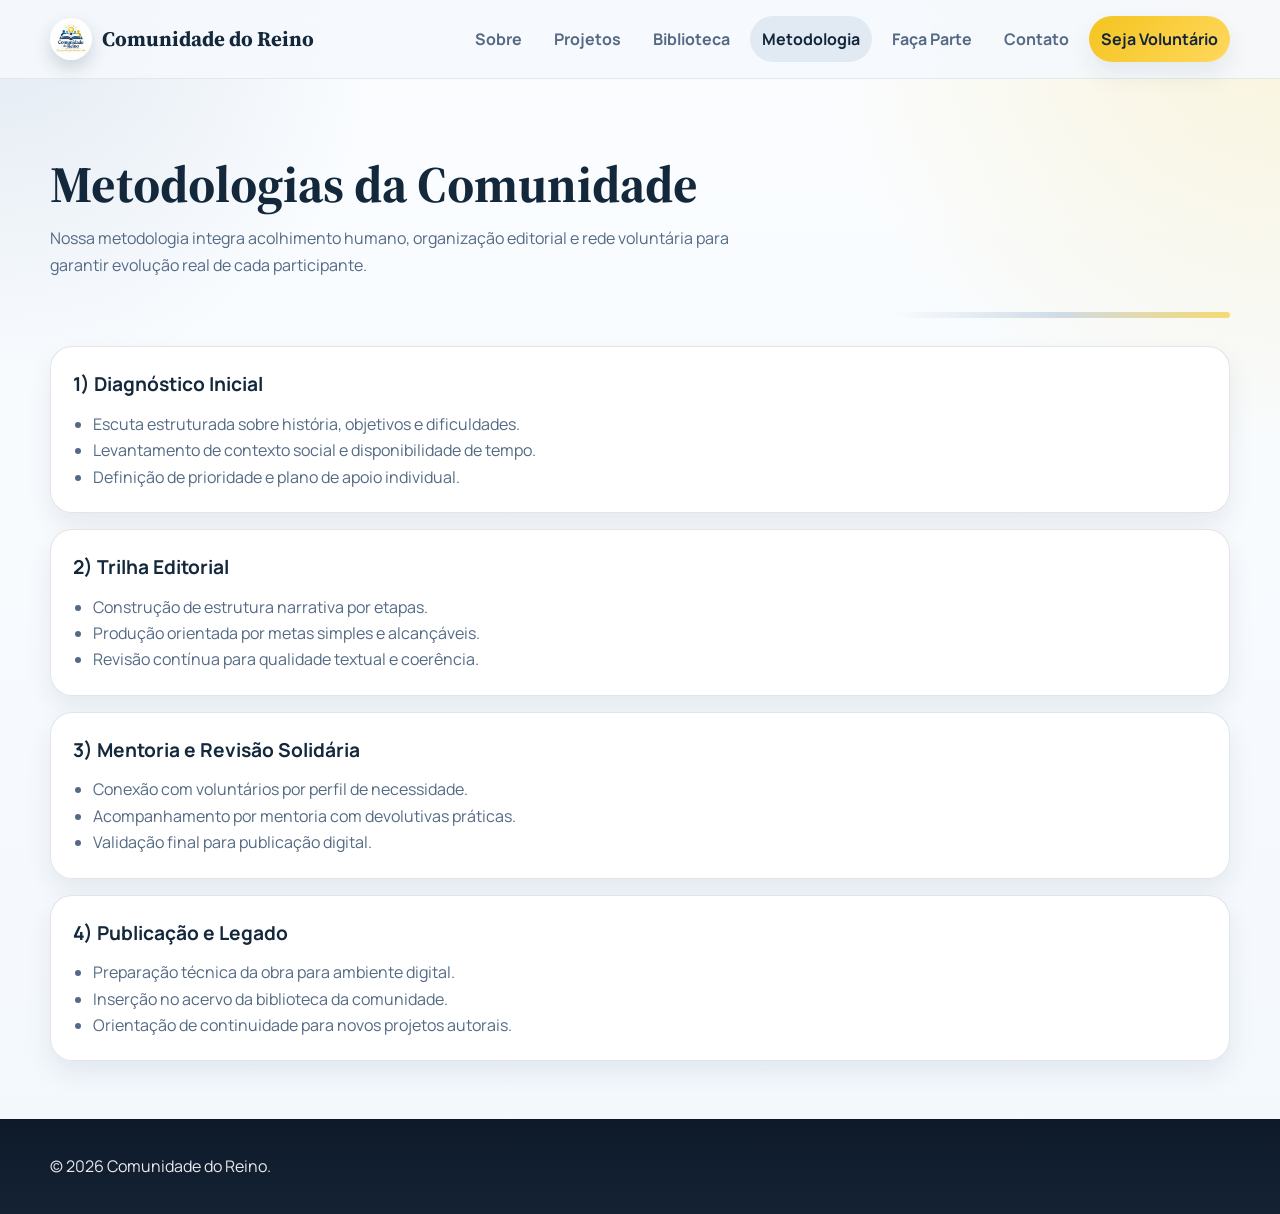
<file: unificacao/metodologia.html>
<!doctype html>
<html lang="pt-BR">
  <head>
    <meta charset="utf-8" />
    <meta name="viewport" content="width=device-width, initial-scale=1" />
    <title>Metodologia | Comunidade do Reino</title>
    <meta name="description" content="Conheça todas as metodologias aplicadas pela Comunidade do Reino." />
    <link rel="preconnect" href="https://fonts.googleapis.com" />
    <link rel="preconnect" href="https://fonts.gstatic.com" crossorigin />
    <link href="https://fonts.googleapis.com/css2?family=Manrope:wght@400;500;600;700;800&family=Source+Serif+4:opsz,wght@8..60,500;8..60,700&display=swap" rel="stylesheet" />
    <link rel="stylesheet" href="pages.css" />
  </head>
  <body>
    <a class="skip-link" href="#conteudo">Pular para o conteúdo principal</a>
    <header class="site-header">
      <div class="shell header-inner">
        <a class="brand" href="index.html" aria-label="Voltar para página inicial">
          <img class="brand-logo-img" src="logo.jpg" alt="" aria-hidden="true" />
          <span class="brand-text">Comunidade do Reino</span>
        </a>
        <button class="menu-toggle" type="button" aria-expanded="false" aria-controls="menu-principal" aria-label="Abrir menu">
          <span></span><span></span>
        </button>
        <nav id="menu-principal" class="main-nav" aria-label="Principal">
          <a href="sobre.html">Sobre</a>
          <a href="projetos.html">Projetos</a>
          <a href="biblioteca.html">Biblioteca</a>
          <a href="metodologia.html" aria-current="page">Metodologia</a>
          <a href="voluntario.html">Faça Parte</a>
          <a href="contato.html">Contato</a>
          <a class="nav-cta" href="voluntario.html">Seja Voluntário</a>
        </nav>
      </div>
    </header>

    <main id="conteudo" class="shell">
      <section class="page-hero">
        <h1>Metodologias da Comunidade</h1>
        <p>Nossa metodologia integra acolhimento humano, organização editorial e rede voluntária para garantir evolução real de cada participante.</p>
      </section>

      <section class="section">
        <div class="list-stack">
          <article class="list-card">
            <h3>1) Diagnóstico Inicial</h3>
            <ul>
              <li>Escuta estruturada sobre história, objetivos e dificuldades.</li>
              <li>Levantamento de contexto social e disponibilidade de tempo.</li>
              <li>Definição de prioridade e plano de apoio individual.</li>
            </ul>
          </article>
          <article class="list-card">
            <h3>2) Trilha Editorial</h3>
            <ul>
              <li>Construção de estrutura narrativa por etapas.</li>
              <li>Produção orientada por metas simples e alcançáveis.</li>
              <li>Revisão contínua para qualidade textual e coerência.</li>
            </ul>
          </article>
          <article class="list-card">
            <h3>3) Mentoria e Revisão Solidária</h3>
            <ul>
              <li>Conexão com voluntários por perfil de necessidade.</li>
              <li>Acompanhamento por mentoria com devolutivas práticas.</li>
              <li>Validação final para publicação digital.</li>
            </ul>
          </article>
          <article class="list-card">
            <h3>4) Publicação e Legado</h3>
            <ul>
              <li>Preparação técnica da obra para ambiente digital.</li>
              <li>Inserção no acervo da biblioteca da comunidade.</li>
              <li>Orientação de continuidade para novos projetos autorais.</li>
            </ul>
          </article>
        </div>
      </section>
    </main>

    <footer class="site-footer"><div class="shell"><p>© <span id="year"></span> Comunidade do Reino.</p></div></footer>
    <script src="pages.js"></script>
    <script>document.getElementById('year').textContent = String(new Date().getFullYear());</script>
  </body>
</html>
</file>
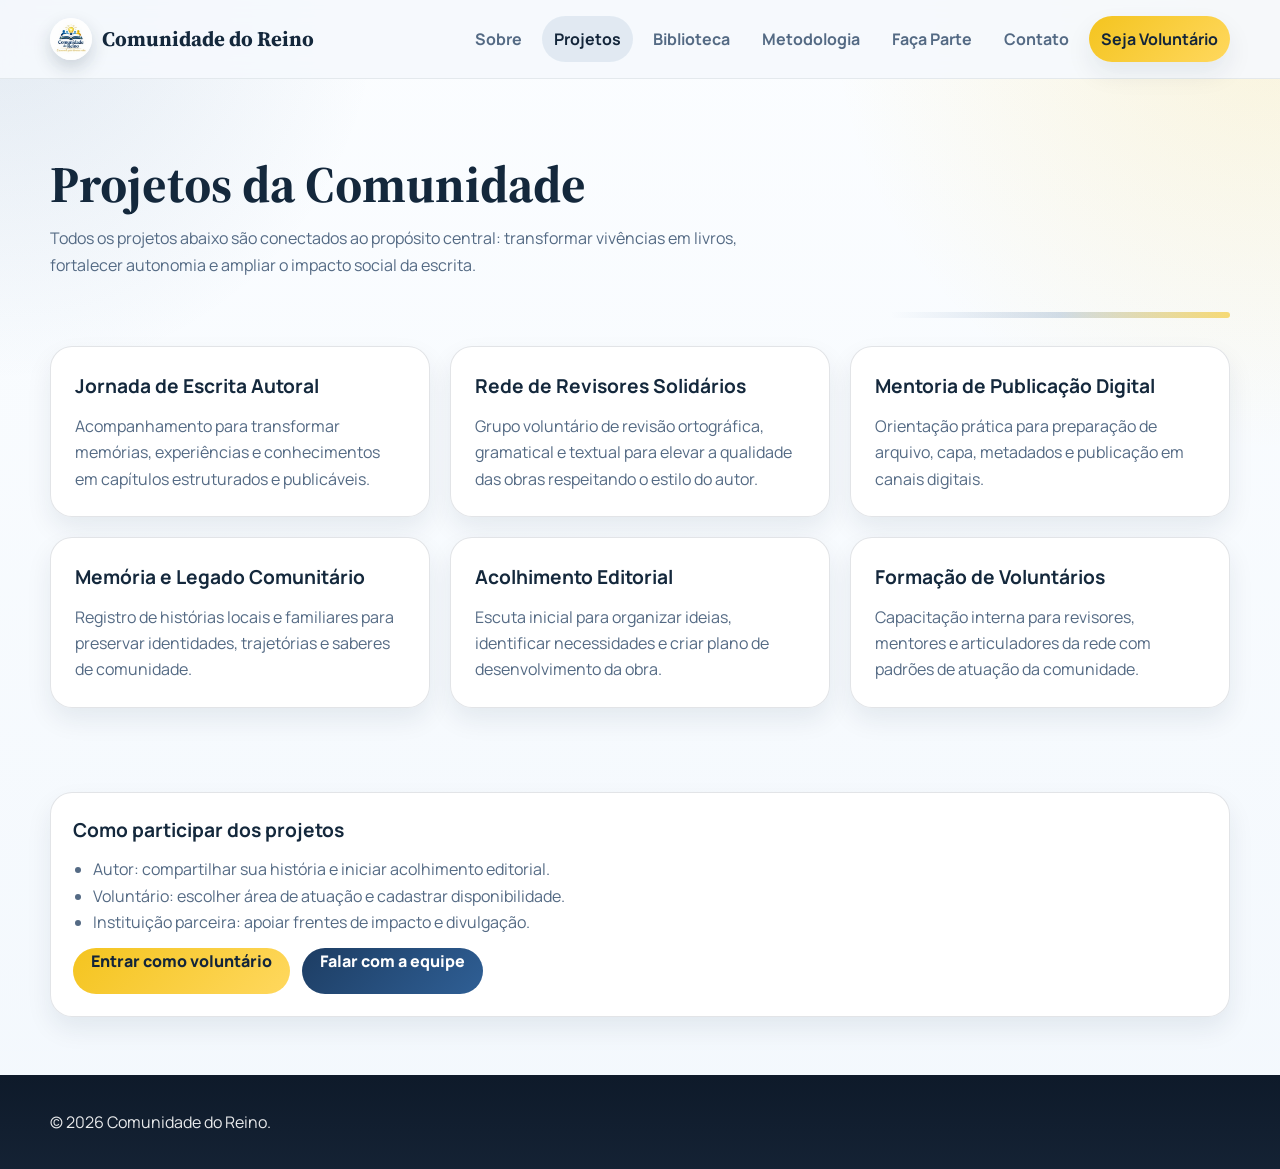
<file: unificacao/projetos.html>
<!doctype html>
<html lang="pt-BR">
  <head>
    <meta charset="utf-8" />
    <meta name="viewport" content="width=device-width, initial-scale=1" />
    <title>Projetos | Comunidade do Reino</title>
    <meta name="description" content="Conheça todos os projetos da Comunidade do Reino." />
    <link rel="preconnect" href="https://fonts.googleapis.com" />
    <link rel="preconnect" href="https://fonts.gstatic.com" crossorigin />
    <link href="https://fonts.googleapis.com/css2?family=Manrope:wght@400;500;600;700;800&family=Source+Serif+4:opsz,wght@8..60,500;8..60,700&display=swap" rel="stylesheet" />
    <link rel="stylesheet" href="pages.css" />
  </head>
  <body>
    <a class="skip-link" href="#conteudo">Pular para o conteúdo principal</a>
    <header class="site-header">
      <div class="shell header-inner">
        <a class="brand" href="index.html" aria-label="Voltar para página inicial">
          <img class="brand-logo-img" src="logo.jpg" alt="" aria-hidden="true" />
          <span class="brand-text">Comunidade do Reino</span>
        </a>
        <button class="menu-toggle" type="button" aria-expanded="false" aria-controls="menu-principal" aria-label="Abrir menu">
          <span></span><span></span>
        </button>
        <nav id="menu-principal" class="main-nav" aria-label="Principal">
          <a href="sobre.html">Sobre</a>
          <a href="projetos.html" aria-current="page">Projetos</a>
          <a href="biblioteca.html">Biblioteca</a>
          <a href="metodologia.html">Metodologia</a>
          <a href="voluntario.html">Faça Parte</a>
          <a href="contato.html">Contato</a>
          <a class="nav-cta" href="voluntario.html">Seja Voluntário</a>
        </nav>
      </div>
    </header>

    <main id="conteudo" class="shell">
      <section class="page-hero">
        <h1>Projetos da Comunidade</h1>
        <p>Todos os projetos abaixo são conectados ao propósito central: transformar vivências em livros, fortalecer autonomia e ampliar o impacto social da escrita.</p>
      </section>

      <section class="section">
        <div class="card-grid">
          <article class="card">
            <h3>Jornada de Escrita Autoral</h3>
            <p>Acompanhamento para transformar memórias, experiências e conhecimentos em capítulos estruturados e publicáveis.</p>
          </article>
          <article class="card">
            <h3>Rede de Revisores Solidários</h3>
            <p>Grupo voluntário de revisão ortográfica, gramatical e textual para elevar a qualidade das obras respeitando o estilo do autor.</p>
          </article>
          <article class="card">
            <h3>Mentoria de Publicação Digital</h3>
            <p>Orientação prática para preparação de arquivo, capa, metadados e publicação em canais digitais.</p>
          </article>
          <article class="card">
            <h3>Memória e Legado Comunitário</h3>
            <p>Registro de histórias locais e familiares para preservar identidades, trajetórias e saberes de comunidade.</p>
          </article>
          <article class="card">
            <h3>Acolhimento Editorial</h3>
            <p>Escuta inicial para organizar ideias, identificar necessidades e criar plano de desenvolvimento da obra.</p>
          </article>
          <article class="card">
            <h3>Formação de Voluntários</h3>
            <p>Capacitação interna para revisores, mentores e articuladores da rede com padrões de atuação da comunidade.</p>
          </article>
        </div>
      </section>

      <section class="section">
        <article class="list-card">
          <h3>Como participar dos projetos</h3>
          <ul>
            <li>Autor: compartilhar sua história e iniciar acolhimento editorial.</li>
            <li>Voluntário: escolher área de atuação e cadastrar disponibilidade.</li>
            <li>Instituição parceira: apoiar frentes de impacto e divulgação.</li>
          </ul>
          <div class="inline-links">
            <a class="btn btn-primary" href="voluntario.html">Entrar como voluntário</a>
            <a class="btn btn-dark" href="contato.html">Falar com a equipe</a>
          </div>
        </article>
      </section>
    </main>

    <footer class="site-footer"><div class="shell"><p>© <span id="year"></span> Comunidade do Reino.</p></div></footer>
    <script src="pages.js"></script>
    <script>document.getElementById('year').textContent = String(new Date().getFullYear());</script>
  </body>
</html>
</file>
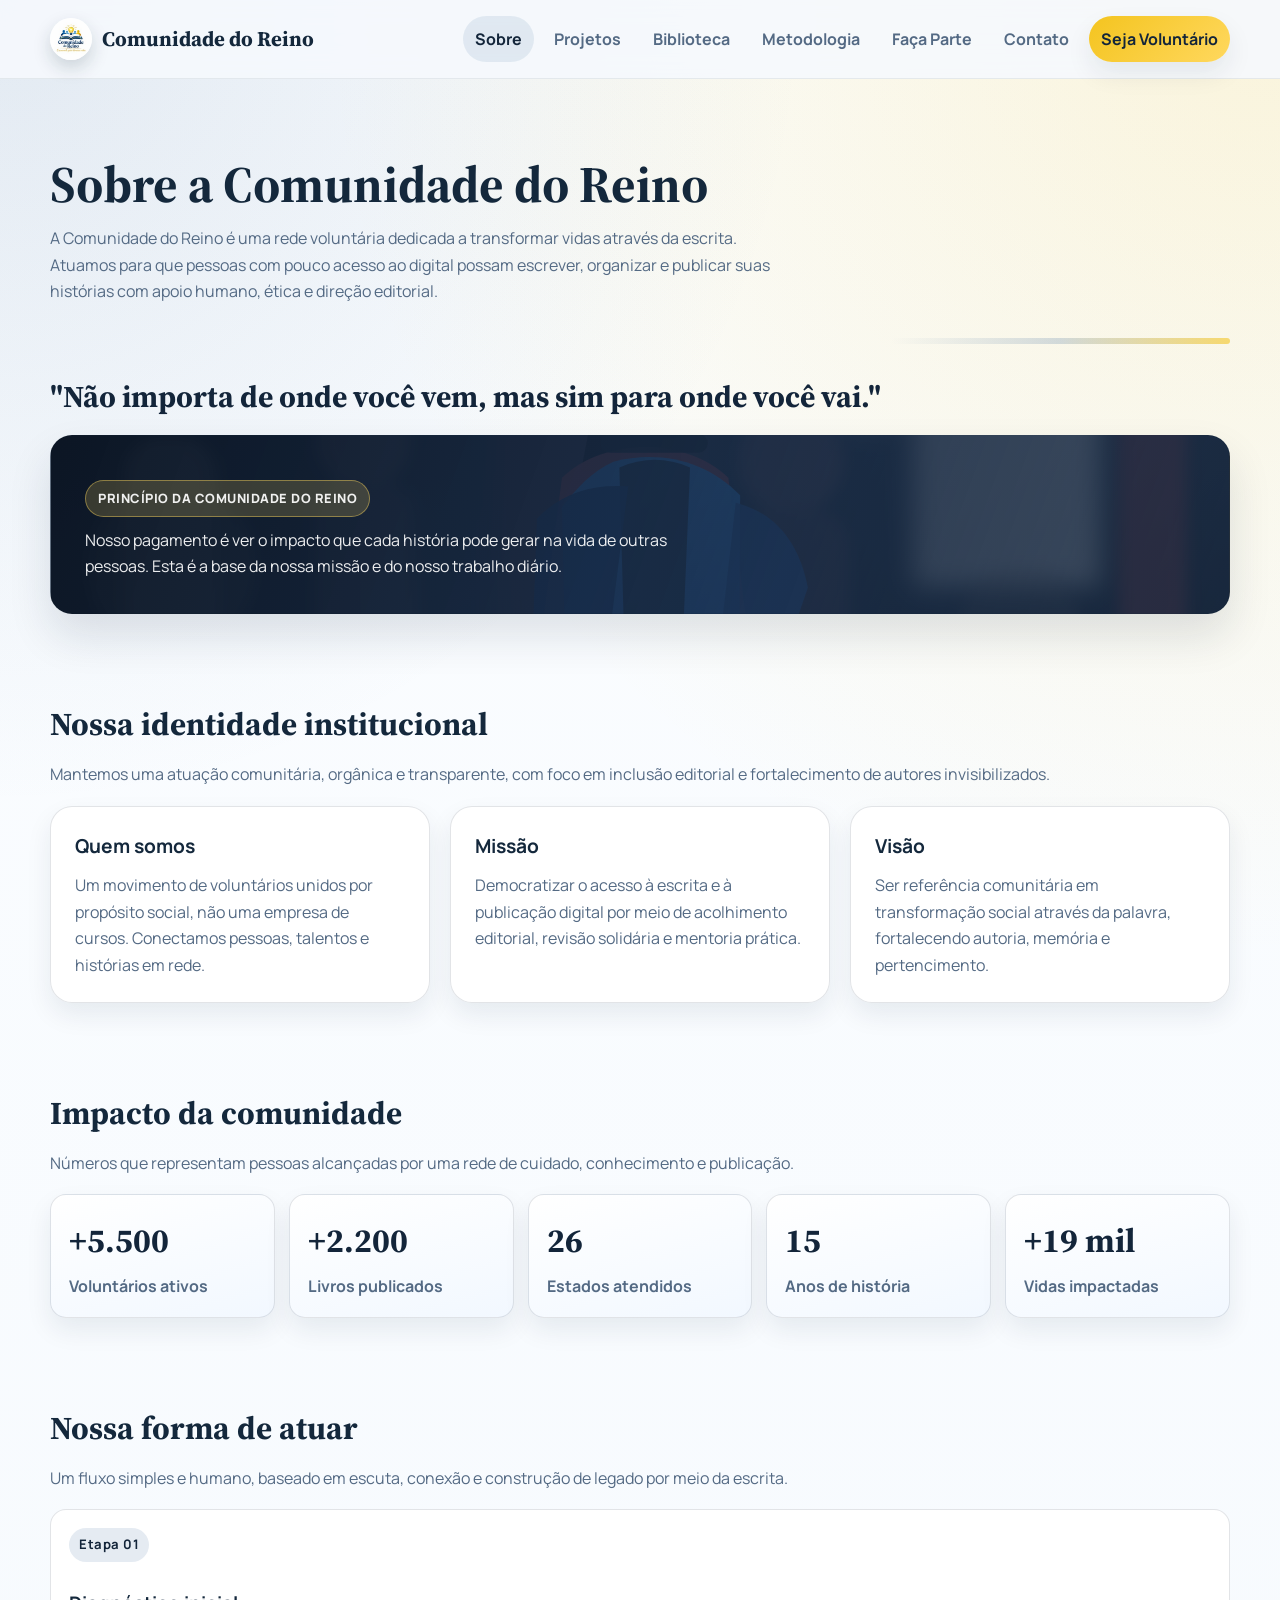
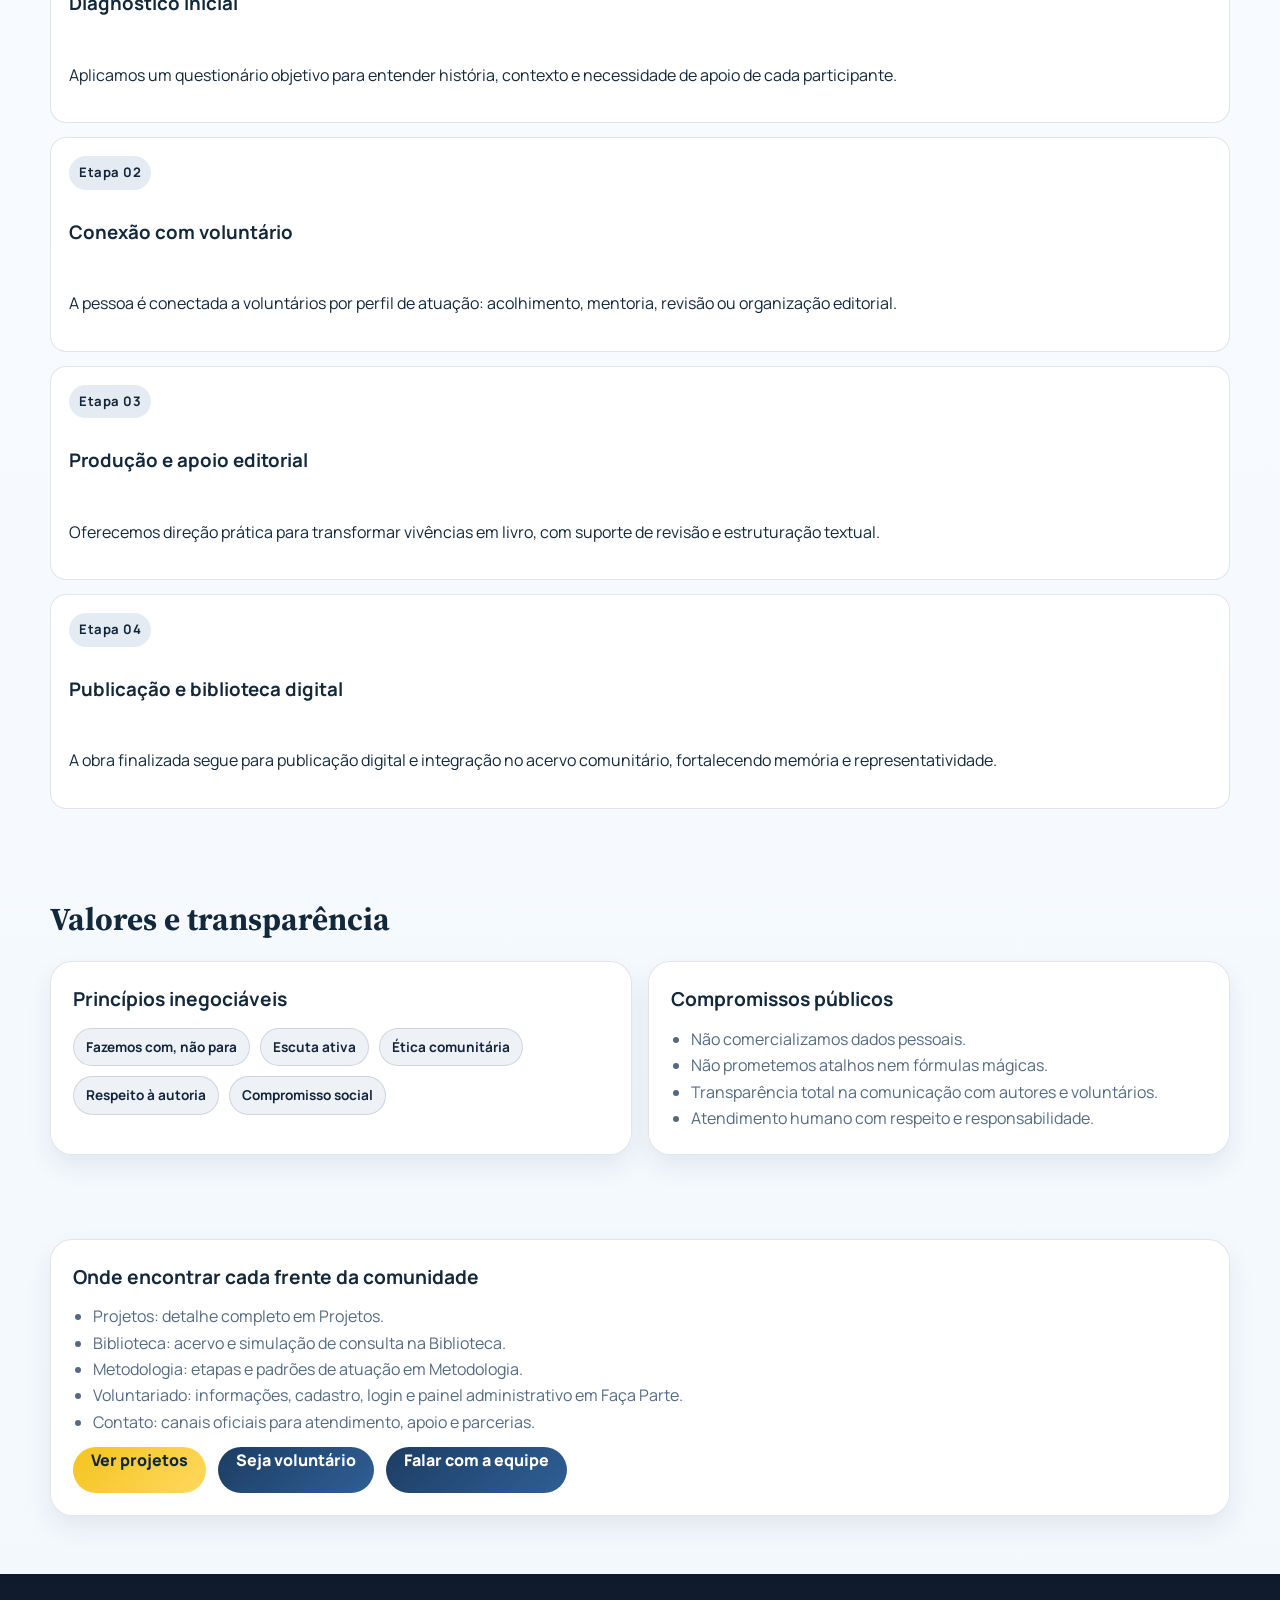
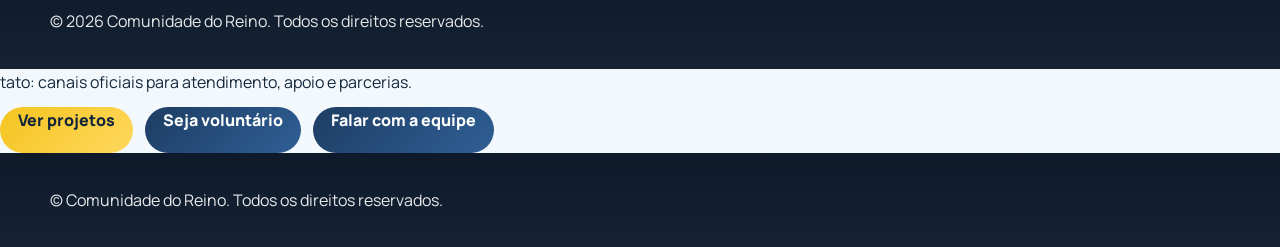
<file: unificacao/sobre.html>
<!doctype html>
<html lang="pt-BR">
  <head>
    <meta charset="utf-8" />
    <meta name="viewport" content="width=device-width, initial-scale=1" />
    <title>Sobre | Comunidade do Reino</title>
    <meta
      name="description"
      content="Conheça todas as informações institucionais da Comunidade do Reino."
    />
    <link rel="preconnect" href="https://fonts.googleapis.com" />
    <link rel="preconnect" href="https://fonts.gstatic.com" crossorigin />
    <link
      href="https://fonts.googleapis.com/css2?family=Manrope:wght@400;500;600;700;800&family=Source+Serif+4:opsz,wght@8..60,500;8..60,700&display=swap"
      rel="stylesheet"
    />
    <link rel="stylesheet" href="pages.css" />
  </head>
  <body>
    <a class="skip-link" href="#conteudo">Pular para o conteúdo principal</a>
    <header class="site-header">
      <div class="shell header-inner">
        <a
          class="brand"
          href="index.html"
          aria-label="Voltar para página inicial"
        >
          <img
            class="brand-logo-img"
            src="logo.jpg"
            alt=""
            aria-hidden="true"
          />
          <span class="brand-text">Comunidade do Reino</span>
        </a>
        <button
          class="menu-toggle"
          type="button"
          aria-expanded="false"
          aria-controls="menu-principal"
          aria-label="Abrir menu"
        >
          <span></span><span></span>
        </button>
        <nav id="menu-principal" class="main-nav" aria-label="Principal">
          <a href="sobre.html" aria-current="page">Sobre</a>
          <a href="projetos.html">Projetos</a>
          <a href="biblioteca.html">Biblioteca</a>
          <a href="metodologia.html">Metodologia</a>
          <a href="voluntario.html">Faça Parte</a>
          <a href="contato.html">Contato</a>
          <a class="nav-cta" href="voluntario.html">Seja Voluntário</a>
        </nav>
      </div>
    </header>

    <main id="conteudo" class="shell">
      <section class="page-hero">
        <h1>Sobre a Comunidade do Reino</h1>
        <p>
          A Comunidade do Reino é uma rede voluntária dedicada a transformar
          vidas através da escrita. Atuamos para que pessoas com pouco acesso ao
          digital possam escrever, organizar e publicar suas histórias com apoio
          humano, ética e direção editorial.
        </p>
      </section>

      <section class="section">
        <h2 class="about-banner-title">
          "Não importa de onde você vem, mas sim para onde você vai."
        </h2>
        <div class="about-banner">
          <p class="about-banner-eyebrow">Princípio da Comunidade do Reino</p>
          <p>
            Nosso pagamento é ver o impacto que cada história pode gerar na vida
            de outras pessoas. Esta é a base da nossa missão e do nosso trabalho
            diário.
          </p>
        </div>
      </section>

      <section class="section">
        <h2 class="section-title">Nossa identidade institucional</h2>
        <p class="section-lead">
          Mantemos uma atuação comunitária, orgânica e transparente, com foco em
          inclusão editorial e fortalecimento de autores invisibilizados.
        </p>
        <div class="card-grid mt-18">
          <article class="card">
            <h3>Quem somos</h3>
            <p>
              Um movimento de voluntários unidos por propósito social, não uma
              empresa de cursos. Conectamos pessoas, talentos e histórias em
              rede.
            </p>
          </article>
          <article class="card">
            <h3>Missão</h3>
            <p>
              Democratizar o acesso à escrita e à publicação digital por meio de
              acolhimento editorial, revisão solidária e mentoria prática.
            </p>
          </article>
          <article class="card">
            <h3>Visão</h3>
            <p>
              Ser referência comunitária em transformação social através da
              palavra, fortalecendo autoria, memória e pertencimento.
            </p>
          </article>
        </div>
      </section>

      <section class="section">
        <h2 class="section-title">Impacto da comunidade</h2>
        <p class="section-lead">
          Números que representam pessoas alcançadas por uma rede de cuidado,
          conhecimento e publicação.
        </p>
        <div class="stats-grid mt-18">
          <article class="stat-card">
            <strong>+5.500</strong>
            <span>Voluntários ativos</span>
          </article>
          <article class="stat-card">
            <strong>+2.200</strong>
            <span>Livros publicados</span>
          </article>
          <article class="stat-card">
            <strong>26</strong>
            <span>Estados atendidos</span>
          </article>
          <article class="stat-card">
            <strong>15</strong>
            <span>Anos de história</span>
          </article>
          <article class="stat-card">
            <strong>+19 mil</strong>
            <span>Vidas impactadas</span>
          </article>
        </div>
      </section>

      <section class="section">
        <h2 class="section-title">Nossa forma de atuar</h2>
        <p class="section-lead">
          Um fluxo simples e humano, baseado em escuta, conexão e construção de
          legado por meio da escrita.
        </p>
        <div class="timeline mt-18">
          <article class="timeline-step">
            <strong>Etapa 01</strong>
            <h3>Diagnóstico inicial</h3>
            <p>
              Aplicamos um questionário objetivo para entender história,
              contexto e necessidade de apoio de cada participante.
            </p>
          </article>
          <article class="timeline-step">
            <strong>Etapa 02</strong>
            <h3>Conexão com voluntário</h3>
            <p>
              A pessoa é conectada a voluntários por perfil de atuação:
              acolhimento, mentoria, revisão ou organização editorial.
            </p>
          </article>
          <article class="timeline-step">
            <strong>Etapa 03</strong>
            <h3>Produção e apoio editorial</h3>
            <p>
              Oferecemos direção prática para transformar vivências em livro,
              com suporte de revisão e estruturação textual.
            </p>
          </article>
          <article class="timeline-step">
            <strong>Etapa 04</strong>
            <h3>Publicação e biblioteca digital</h3>
            <p>
              A obra finalizada segue para publicação digital e integração no
              acervo comunitário, fortalecendo memória e representatividade.
            </p>
          </article>
        </div>
      </section>

      <section class="section">
        <h2 class="section-title">Valores e transparência</h2>
        <div class="governance-grid mt-16">
          <article class="list-card">
            <h3>Princípios inegociáveis</h3>
            <div class="pill-list">
              <span class="pill">Fazemos com, não para</span>
              <span class="pill">Escuta ativa</span>
              <span class="pill">Ética comunitária</span>
              <span class="pill">Respeito à autoria</span>
              <span class="pill">Compromisso social</span>
            </div>
          </article>
          <article class="list-card">
            <h3>Compromissos públicos</h3>
            <ul>
              <li>Não comercializamos dados pessoais.</li>
              <li>Não prometemos atalhos nem fórmulas mágicas.</li>
              <li>
                Transparência total na comunicação com autores e voluntários.
              </li>
              <li>Atendimento humano com respeito e responsabilidade.</li>
            </ul>
          </article>
        </div>
      </section>

      <section class="section">
        <article class="list-card">
          <h3>Onde encontrar cada frente da comunidade</h3>
          <ul>
            <li>Projetos: detalhe completo em Projetos.</li>
            <li>Biblioteca: acervo e simulação de consulta na Biblioteca.</li>
            <li>Metodologia: etapas e padrões de atuação em Metodologia.</li>
            <li>
              Voluntariado: informações, cadastro, login e painel administrativo
              em Faça Parte.
            </li>
            <li>
              Contato: canais oficiais para atendimento, apoio e parcerias.
            </li>
          </ul>
          <div class="inline-links">
            <a class="btn btn-primary" href="projetos.html">Ver projetos</a>
            <a class="btn btn-dark" href="voluntario.html">Seja voluntário</a>
            <a class="btn btn-dark" href="contato.html">Falar com a equipe</a>
          </div>
        </article>
      </section>
    </main>

    <footer class="site-footer">
      <div class="shell">
        <p>
          © <span id="year"></span> Comunidade do Reino. Todos os direitos
          reservados.
        </p>
      </div>
    </footer>

    <script src="pages.js"></script>
    <script>
      document.getElementById("year").textContent = String(
        new Date().getFullYear(),
      );
    </script>
  </body>
</html>
tato: canais oficiais para atendimento, apoio e parcerias.
            </li>
          </ul>
          <div class="inline-links">
            <a class="btn btn-primary" href="projetos.html">Ver projetos</a>
            <a class="btn btn-dark" href="voluntario.html">Seja voluntário</a>
            <a class="btn btn-dark" href="contato.html">Falar com a equipe</a>
          </div>
        </article>
      </section>
    </main>

    <footer class="site-footer">
      <div class="shell">
        <p>
          © <span id="year"></span> Comunidade do Reino. Todos os direitos
          reservados.
        </p>
      </div>
    </footer>

    <script src="pages.js"></script>
    <script>
      document.getElementById("year").textContent = String(
        new Date().getFullYear(),
      );
    </script>
  </body>
</html>
</file>
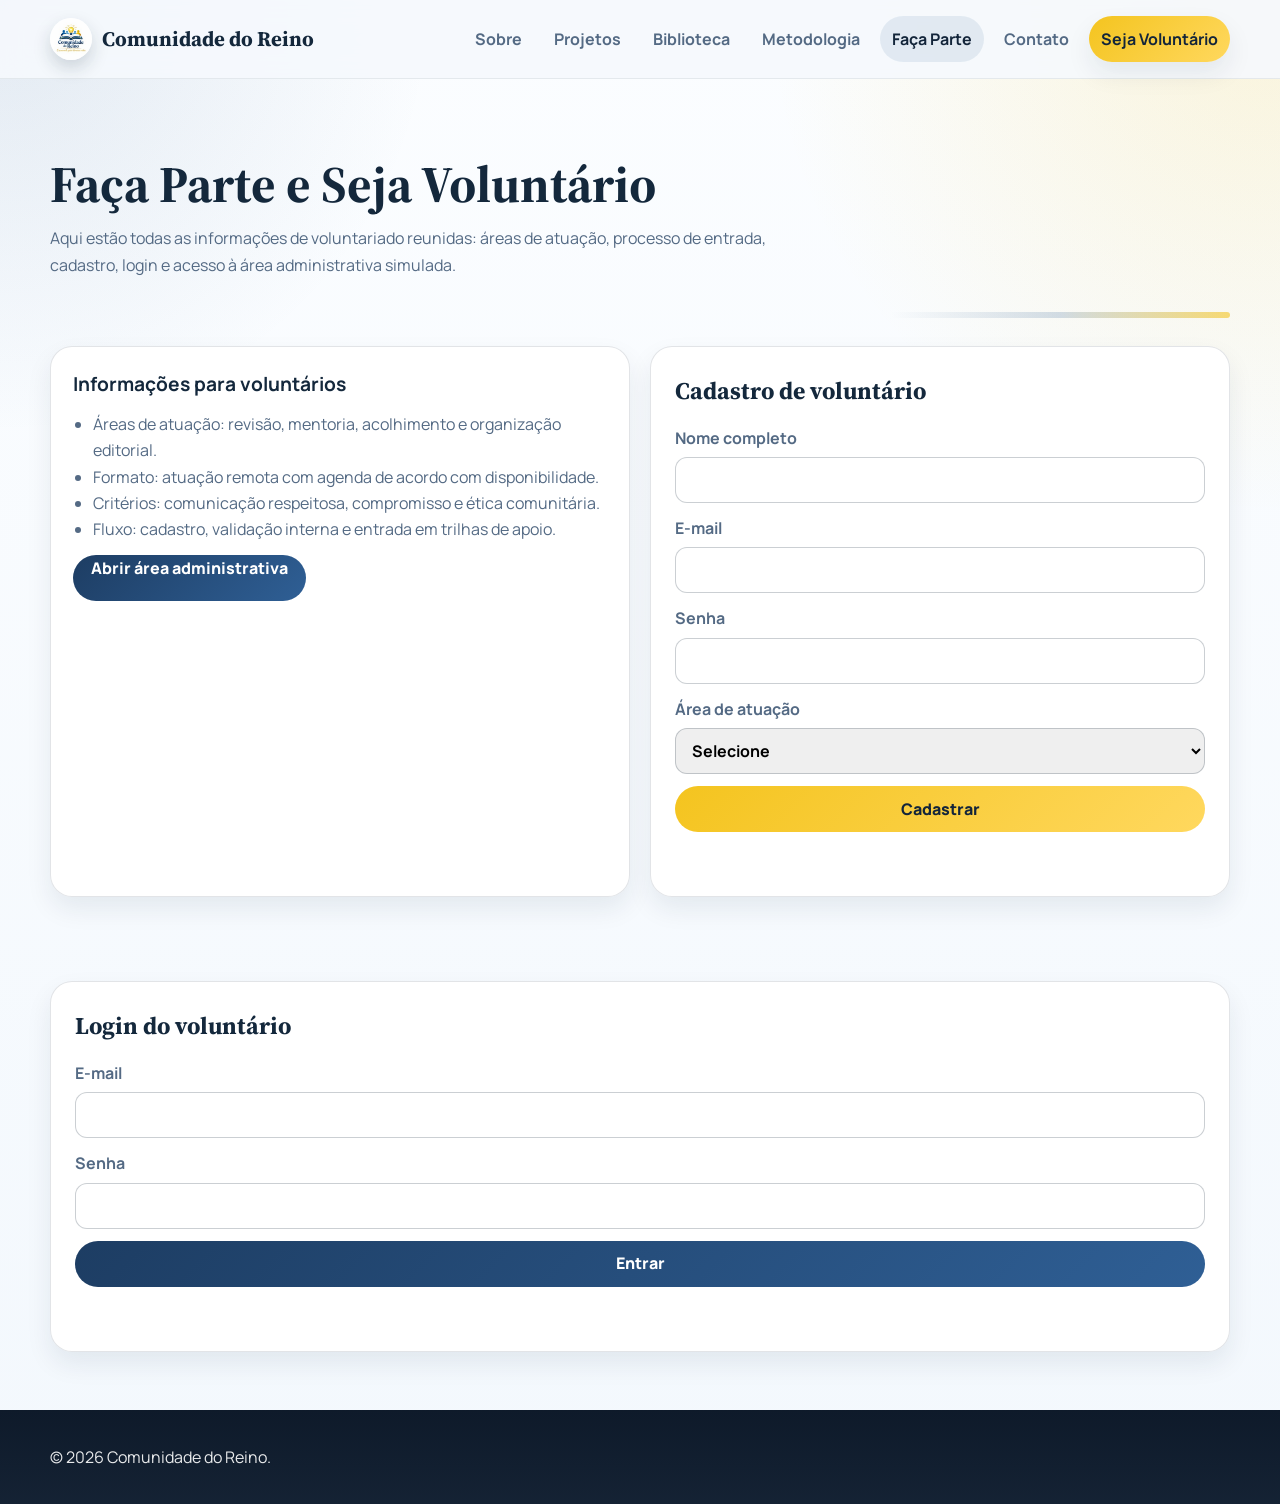
<file: unificacao/voluntario.html>
<!doctype html>
<html lang="pt-BR">
  <head>
    <meta charset="utf-8" />
    <meta name="viewport" content="width=device-width, initial-scale=1" />
    <title>Faça Parte | Comunidade do Reino</title>
    <meta name="description" content="Página de voluntariado com informações, cadastro, login e acesso administrativo simulado." />
    <link rel="preconnect" href="https://fonts.googleapis.com" />
    <link rel="preconnect" href="https://fonts.gstatic.com" crossorigin />
    <link href="https://fonts.googleapis.com/css2?family=Manrope:wght@400;500;600;700;800&family=Source+Serif+4:opsz,wght@8..60,500;8..60,700&display=swap" rel="stylesheet" />
    <link rel="stylesheet" href="pages.css" />
  </head>
  <body>
    <a class="skip-link" href="#conteudo">Pular para o conteúdo principal</a>
    <header class="site-header">
      <div class="shell header-inner">
        <a class="brand" href="index.html" aria-label="Voltar para página inicial">
          <img class="brand-logo-img" src="logo.jpg" alt="" aria-hidden="true" />
          <span class="brand-text">Comunidade do Reino</span>
        </a>
        <button class="menu-toggle" type="button" aria-expanded="false" aria-controls="menu-principal" aria-label="Abrir menu">
          <span></span><span></span>
        </button>
        <nav id="menu-principal" class="main-nav" aria-label="Principal">
          <a href="sobre.html">Sobre</a>
          <a href="projetos.html">Projetos</a>
          <a href="biblioteca.html">Biblioteca</a>
          <a href="metodologia.html">Metodologia</a>
          <a href="voluntario.html" aria-current="page">Faça Parte</a>
          <a href="contato.html">Contato</a>
          <a class="nav-cta" href="voluntario.html">Seja Voluntário</a>
        </nav>
      </div>
    </header>

    <main id="conteudo" class="shell">
      <section class="page-hero">
        <h1>Faça Parte e Seja Voluntário</h1>
        <p>Aqui estão todas as informações de voluntariado reunidas: áreas de atuação, processo de entrada, cadastro, login e acesso à área administrativa simulada.</p>
      </section>

      <section class="section">
        <div class="volunteer-grid">
          <article class="list-card">
            <h3>Informações para voluntários</h3>
            <ul>
              <li>Áreas de atuação: revisão, mentoria, acolhimento e organização editorial.</li>
              <li>Formato: atuação remota com agenda de acordo com disponibilidade.</li>
              <li>Critérios: comunicação respeitosa, compromisso e ética comunitária.</li>
              <li>Fluxo: cadastro, validação interna e entrada em trilhas de apoio.</li>
            </ul>
            <div class="inline-links">
              <a class="btn btn-dark" href="admin.html">Abrir área administrativa</a>
            </div>
          </article>

          <article class="form-card">
            <h2>Cadastro de voluntário</h2>
            <form id="form-cadastro" class="form-grid">
              <label>Nome completo
                <input type="text" name="nome" required />
              </label>
              <label>E-mail
                <input type="email" name="email" required />
              </label>
              <label>Senha
                <input type="password" name="senha" required />
              </label>
              <label>Área de atuação
                <select name="area" required>
                  <option value="">Selecione</option>
                  <option value="Revisão">Revisão</option>
                  <option value="Mentoria">Mentoria</option>
                  <option value="Acolhimento">Acolhimento</option>
                  <option value="Organização editorial">Organização editorial</option>
                </select>
              </label>
              <button class="btn btn-primary" type="submit">Cadastrar</button>
              <p id="cadastro-status" class="status" aria-live="polite"></p>
            </form>
          </article>
        </div>
      </section>

      <section class="section">
        <article class="form-card">
          <h2>Login do voluntário</h2>
          <form id="form-login" class="form-grid">
            <label>E-mail
              <input type="email" name="email" required />
            </label>
            <label>Senha
              <input type="password" name="senha" required />
            </label>
            <button class="btn btn-dark" type="submit">Entrar</button>
            <p id="login-status" class="status" aria-live="polite"></p>
          </form>
        </article>
      </section>
    </main>

    <footer class="site-footer"><div class="shell"><p>© <span id="year"></span> Comunidade do Reino.</p></div></footer>
    <script src="pages.js"></script>
    <script src="voluntario.js"></script>
    <script>document.getElementById('year').textContent = String(new Date().getFullYear());</script>
  </body>
</html>
</file>
<file: unificacao/landing-page.css>
:root {
  --navy-950: #0e1a2a;
  --navy-900: #13253a;
  --navy-800: #1d3d63;
  --navy-700: #2f5f95;
  --sky-300: #a9caef;
  --gold-500: #f4c41f;
  --gold-400: #ffd85e;
  --cream-100: #fff8e8;
  --surface-100: #f6f9fd;
  --surface-200: #edf4fb;
  --text-900: #14283c;
  --text-700: #546a84;
  --text-500: #7d92ab;
  --white: #ffffff;
  --line-soft: rgba(19, 37, 58, 0.1);
  --line-strong: rgba(19, 37, 58, 0.18);
  --shadow-sm: 0 14px 32px rgba(19, 37, 58, 0.08);
  --shadow-md: 0 28px 64px rgba(19, 37, 58, 0.14);
  --radius-sm: 16px;
  --radius-md: 26px;
  --radius-lg: 34px;
  --space-1: 8px;
  --space-2: 16px;
  --space-3: 24px;
  --space-4: 32px;
  --space-5: 48px;
  --space-6: 64px;
  --space-7: 88px;
  --max-w: 1220px;
}

* {
  box-sizing: border-box;
}

html {
  scroll-behavior: smooth;
}

body {
  margin: 0;
  font-family: "Manrope", "Segoe UI", sans-serif;
  background: linear-gradient(180deg, #fbfdff 0%, #f3f8fd 100%);
  color: var(--text-900);
  line-height: 1.65;
  text-rendering: optimizeLegibility;
}

img,
svg {
  display: block;
  max-width: 100%;
}

button,
input,
a {
  font: inherit;
}

a {
  color: inherit;
  text-decoration: none;
}

.skip-link {
  position: absolute;
  top: -100%;
  left: 0;
  z-index: 2000;
  padding: 12px 16px;
  border-bottom-right-radius: var(--radius-sm);
  background: var(--navy-900);
  color: var(--white);
}

.skip-link:focus {
  top: 0;
}

.shell {
  width: min(100% - 32px, var(--max-w));
  margin: 0 auto;
}

.site-header {
  position: sticky;
  top: 0;
  z-index: 1000;
  background: rgba(246, 249, 253, 0.88);
  -webkit-backdrop-filter: blur(18px);
  backdrop-filter: blur(18px);
  border-bottom: 1px solid rgba(19, 37, 58, 0.08);
}

.header-inner {
  min-height: 82px;
  display: flex;
  align-items: center;
  justify-content: space-between;
  gap: var(--space-2);
}

.brand {
  display: inline-flex;
  align-items: center;
  gap: 12px;
}

.brand-logo-img {
  width: 42px;
  height: 42px;
  border-radius: 50%;
  object-fit: cover;
  box-shadow: 0 8px 18px rgba(19, 37, 58, 0.18);
}

.brand-logo {
  width: 54px;
  height: 54px;
  display: inline-flex;
  align-items: center;
  justify-content: center;
  border-radius: 14px;
  background: linear-gradient(
    135deg,
    rgba(244, 196, 31, 0.22),
    rgba(47, 95, 149, 0.2)
  );
  border: 1px dashed rgba(19, 37, 58, 0.24);
  box-shadow: 0 10px 24px rgba(19, 37, 58, 0.12);
  color: var(--navy-800);
  font-size: 0.72rem;
  font-weight: 800;
  letter-spacing: 0.04em;
  text-transform: uppercase;
}

.brand-mark {
  display: none;
  width: 18px;
  height: 18px;
  border-radius: 999px 999px 999px 6px;
  background: linear-gradient(160deg, var(--gold-500), var(--navy-700));
  box-shadow: 0 0 0 7px rgba(47, 95, 149, 0.12);
  transform: rotate(-28deg);
}

.brand-text {
  font-family: "Source Serif 4", Georgia, serif;
  font-size: clamp(1.2rem, 2vw, 1.55rem);
  font-weight: 700;
  letter-spacing: -0.02em;
}

.main-nav {
  display: flex;
  align-items: center;
  gap: 8px;
}

.main-nav a {
  padding: 10px 14px;
  border-radius: 999px;
  color: var(--text-700);
  font-weight: 700;
  transition:
    background 0.2s ease,
    color 0.2s ease;
}

.main-nav a:hover,
.main-nav a:focus-visible {
  background: rgba(47, 95, 149, 0.1);
  color: var(--navy-900);
}

.nav-cta {
  background: linear-gradient(135deg, var(--gold-500), var(--gold-400));
  color: var(--navy-900) !important;
  box-shadow: var(--shadow-sm);
}

.menu-toggle {
  display: none;
  width: 46px;
  height: 46px;
  border: 1px solid rgba(19, 37, 58, 0.12);
  border-radius: 14px;
  background: rgba(255, 255, 255, 0.78);
  cursor: pointer;
}

.menu-toggle span {
  display: block;
  width: 22px;
  height: 2px;
  margin: 6px auto;
  background: var(--navy-900);
  transition:
    transform 0.2s ease,
    opacity 0.2s ease;
}

.hero {
  position: relative;
  isolation: isolate;
  min-height: min(100vh, 860px);
  display: grid;
  align-items: center;
  overflow: hidden;
  color: var(--white);
  background-image: url("./assets/banner.webp");
  background-repeat: no-repeat;
  background-size: cover;
  background-position: center;
}

.hero::before,
.hero::after {
  position: absolute;
  inset: 0;
  content: "";
}

.hero::before {
  background:
    radial-gradient(
      circle at 78% 26%,
      rgba(255, 255, 255, 0.2),
      transparent 12%
    ),
    linear-gradient(160deg, rgba(104, 53, 75, 0.52), rgba(42, 65, 100, 0.62)),
    linear-gradient(90deg, rgba(244, 196, 31, 0.12), rgba(244, 196, 31, 0));
  transform: scale(1.02);
}

.hero::after {
  background:
    linear-gradient(
      90deg,
      rgba(10, 18, 30, 0.66) 0%,
      rgba(10, 18, 30, 0.52) 38%,
      rgba(10, 18, 30, 0.28) 100%
    ),
    radial-gradient(
      circle at 82% 14%,
      rgba(244, 196, 31, 0.18),
      transparent 14%
    );
}

.hero-content {
  position: relative;
  z-index: 1;
  display: flex;
  justify-content: center;
}

.hero-copy {
  max-width: 100%;
  display: flex;
  flex-direction: column;
  align-items: center;
  text-align: center;
  width: 100%;
}

.hero-badge,
.eyebrow-label {
  display: inline-flex;
  align-items: center;
  gap: 8px;
  border-radius: 999px;
  font-size: 0.82rem;
  font-weight: 800;
  letter-spacing: 0.08em;
  text-transform: uppercase;
}

.hero-badge {
  margin-bottom: 22px;
  padding: 10px 16px;
  border: 1px solid rgba(244, 196, 31, 0.28);
  background: rgba(255, 255, 255, 0.08);
  color: var(--gold-500);
}

.hero-badge::before {
  content: "♥";
  font-size: 0.9rem;
}

h1,
h2,
h3,
h4,
p,
blockquote {
  margin: 0;
}

h1,
h2,
h3 {
  line-height: 1.04;
  letter-spacing: -0.035em;
}

h1,
h2 {
  font-family: "Source Serif 4", Georgia, serif;
}

h1 {
  max-width: none;
  font-size: clamp(2.6rem, 5.8vw, 4.8rem);
  white-space: nowrap;
}

h2 {
  font-size: clamp(2rem, 4vw, 3.4rem);
}

h3 {
  font-size: clamp(1.1rem, 2vw, 1.35rem);
}

.hero-title {
  font-size: clamp(2.8rem, 6vw, 4.6rem);
  width: 100%;
}

.hero-lead {
  max-width: 30ch;
  margin-top: 22px;
  font-size: clamp(1.2rem, 2vw, 1.5rem);
  color: rgba(255, 255, 255, 0.9);
}

.hero-note {
  max-width: 62ch;
  margin-top: 16px;
  color: var(--gold-400);
  font-weight: 700;
}

.hero-actions,
.card-actions {
  display: flex;
  flex-wrap: wrap;
  gap: 14px;
}

.hero-actions {
  margin-top: 30px;
  justify-content: center;
}

.btn {
  display: inline-flex;
  align-items: center;
  justify-content: center;
  min-height: 52px;
  padding: 14px 24px;
  border: 1px solid transparent;
  border-radius: 999px;
  font-weight: 800;
  transition:
    transform 0.2s ease,
    box-shadow 0.2s ease,
    background 0.2s ease,
    border-color 0.2s ease;
  cursor: pointer;
}

.btn:hover,
.btn:focus-visible {
  transform: translateY(-2px);
}

.btn-primary {
  background: linear-gradient(135deg, var(--gold-500), var(--gold-400));
  color: var(--navy-900);
  box-shadow: var(--shadow-md);
}

.btn-outline {
  background: rgba(255, 255, 255, 0.04);
  border-color: rgba(255, 255, 255, 0.72);
  color: var(--white);
  -webkit-backdrop-filter: blur(6px);
  backdrop-filter: blur(6px);
}

.btn-outline-dark {
  background: rgba(19, 37, 58, 0.04);
  border-color: rgba(19, 37, 58, 0.16);
  color: var(--navy-900);
}

.btn-sm {
  min-height: 44px;
  padding: 12px 18px;
}

.section {
  padding: var(--space-7) 0;
}

.section-tint {
  background: linear-gradient(
    180deg,
    rgba(236, 244, 251, 0.92),
    rgba(246, 249, 253, 0.96)
  );
}

.section-dark {
  background:
    linear-gradient(180deg, rgba(14, 26, 42, 1), rgba(23, 41, 63, 0.96)),
    radial-gradient(
      circle at top right,
      rgba(244, 196, 31, 0.12),
      transparent 18%
    );
  color: var(--white);
}

.section-head {
  max-width: 68ch;
  margin-bottom: var(--space-4);
}

.section-head p {
  margin-top: 14px;
  color: var(--text-700);
}

.section-head-light p,
.section-dark .eyebrow-label,
.section-dark h2,
.section-dark h3,
.section-dark p {
  color: var(--white);
}

.section-head-narrow {
  max-width: 54ch;
}

.stories-grid,
.institutional-grid,
.metrics-grid,
.contribute-grid,
.updates-grid,
.footer-columns {
  display: grid;
  gap: var(--space-3);
}

.stories-grid {
  grid-template-columns: repeat(3, minmax(0, 1fr));
}

.institutional-grid {
  grid-template-columns: repeat(3, minmax(0, 1fr));
}

.story-card,
.institutional-card,
.metric-card,
.action-card,
.method-card,
.update-card,
.faq-item,
.faq-banner,
.newsletter,
.support-band,
.about-copy,
.action-card-visual,
.principle-copy,
.story-body {
  border: 1px solid var(--line-soft);
  border-radius: var(--radius-md);
  background: rgba(255, 255, 255, 0.94);
  box-shadow: var(--shadow-sm);
}

.story-card,
.action-card,
.update-card {
  overflow: hidden;
}

.institutional-card {
  padding: 26px;
  display: grid;
  gap: 12px;
  align-content: start;
  background: linear-gradient(
    145deg,
    rgba(255, 255, 255, 0.98),
    rgba(247, 251, 255, 0.96)
  );
}

.institutional-card h3 {
  color: var(--navy-900);
}

.institutional-card p {
  color: var(--text-700);
}

.story-visual,
.update-visual,
.about-visual,
.principle-visual,
.volunteer-visual {
  min-height: 220px;
  background-size: cover;
  background-position: center;
}

.story-visual-a,
.story-visual-b,
.story-visual-c,
.update-visual-a,
.update-visual-b,
.about-visual,
.principle-visual,
.volunteer-visual {
  background-image:
    radial-gradient(
      circle at 20% 20%,
      rgba(255, 255, 255, 0.34),
      transparent 18%
    ),
    linear-gradient(150deg, rgba(24, 43, 66, 0.94), rgba(55, 84, 122, 0.78)),
    linear-gradient(45deg, rgba(244, 196, 31, 0.46), rgba(244, 196, 31, 0));
}

.story-visual-b,
.update-visual-b,
.volunteer-visual {
  background-image:
    radial-gradient(
      circle at 78% 18%,
      rgba(255, 255, 255, 0.28),
      transparent 16%
    ),
    linear-gradient(160deg, rgba(104, 53, 75, 0.88), rgba(42, 65, 100, 0.82)),
    linear-gradient(30deg, rgba(244, 196, 31, 0.4), rgba(244, 196, 31, 0));
}

.story-visual-c,
.principle-visual {
  background-image:
    radial-gradient(
      circle at 16% 84%,
      rgba(255, 255, 255, 0.24),
      transparent 20%
    ),
    linear-gradient(160deg, rgba(21, 32, 48, 0.92), rgba(60, 82, 116, 0.78)),
    linear-gradient(60deg, rgba(244, 196, 31, 0.32), rgba(244, 196, 31, 0));
}

.story-body,
.update-body {
  padding: 22px;
}

.eyebrow-label {
  color: var(--navy-700);
}

.story-link {
  display: inline-flex;
  margin-top: 16px;
  font-weight: 800;
  color: var(--navy-900);
}

.metrics-grid {
  grid-template-columns: repeat(6, minmax(0, 1fr));
}

.metric-card {
  padding: 24px;
  display: grid;
  gap: 8px;
  align-content: start;
}

.metric-card strong {
  font-family: "Source Serif 4", Georgia, serif;
  font-size: clamp(2rem, 4vw, 3rem);
  color: var(--navy-900);
}

.metric-card span {
  font-weight: 800;
}

.metric-card p {
  color: var(--text-700);
}

.metric-card-wide {
  grid-column: span 2;
}

.contribute-grid {
  grid-template-columns: minmax(0, 0.9fr) minmax(0, 1.1fr);
}

.action-card,
.method-card,
.about-copy,
.principle-copy,
.support-band,
.newsletter,
.faq-banner {
  padding: 28px;
}

.action-tag {
  display: inline-flex;
  margin-bottom: 12px;
  padding: 8px 12px;
  border-radius: 999px;
  background: rgba(244, 196, 31, 0.16);
  color: var(--navy-900);
  font-size: 0.82rem;
  font-weight: 800;
  letter-spacing: 0.06em;
  text-transform: uppercase;
}

.action-card-visual {
  display: grid;
  grid-template-columns: minmax(0, 1fr) 240px;
  gap: 24px;
  align-items: center;
}

.principle-band {
  background: linear-gradient(
    180deg,
    rgba(19, 37, 58, 0.02),
    rgba(19, 37, 58, 0.08)
  );
}

.principle-layout,
.about-layout {
  display: grid;
  grid-template-columns: minmax(300px, 0.95fr) minmax(0, 1.05fr);
  gap: var(--space-4);
  align-items: center;
}

.principle-copy {
  background: linear-gradient(
    145deg,
    rgba(255, 255, 255, 0.96),
    rgba(250, 252, 255, 0.96)
  );
}

.about-copy p + p,
.newsletter p,
.support-band p,
.method-card p,
.action-card p,
.principle-copy p,
.story-body p,
.update-body p {
  margin-top: 10px;
}

blockquote {
  margin-top: 18px;
  padding-left: 18px;
  border-left: 3px solid rgba(244, 196, 31, 0.46);
  color: var(--text-700);
  font-weight: 600;
}

.method-grid {
  display: grid;
  grid-template-columns: repeat(3, minmax(0, 1fr));
  gap: var(--space-3);
}

.method-card {
  background: rgba(255, 255, 255, 0.08);
  border-color: rgba(255, 255, 255, 0.12);
  color: var(--white);
}

.method-card p {
  color: rgba(255, 255, 255, 0.84);
}

.step-index {
  display: inline-flex;
  margin-bottom: 16px;
  padding: 8px 12px;
  border-radius: 999px;
  background: rgba(244, 196, 31, 0.16);
  color: var(--gold-400);
  font-weight: 800;
}

.method-cta {
  margin-top: var(--space-4);
}

.support-band {
  display: grid;
  grid-template-columns: minmax(0, 1.2fr) minmax(280px, 0.8fr);
  gap: var(--space-4);
  align-items: center;
}

.volunteer-layout {
  display: grid;
  grid-template-columns: minmax(0, 0.95fr) minmax(320px, 0.9fr);
  gap: var(--space-4);
  align-items: stretch;
}

.volunteer-copy,
.volunteer-form {
  border: 1px solid var(--line-soft);
  border-radius: var(--radius-md);
  background: rgba(255, 255, 255, 0.95);
  box-shadow: var(--shadow-sm);
}

.volunteer-copy {
  padding: 30px;
}

.volunteer-copy p + p {
  margin-top: 12px;
}

.volunteer-links {
  display: flex;
  flex-wrap: wrap;
  gap: 12px;
  margin-top: 24px;
}

.volunteer-form {
  padding: 30px;
  display: grid;
  gap: 18px;
}

.volunteer-form > h3,
.volunteer-form > p {
  margin: 0;
}

.form-field {
  display: grid;
  gap: 8px;
}

.form-field span,
.form-check span {
  color: var(--text-700);
  font-weight: 700;
}

.form-field input,
.form-field select {
  width: 100%;
  min-height: 52px;
  padding: 14px 16px;
  border: 1px solid var(--line-strong);
  border-radius: 16px;
  background: var(--white);
  color: var(--text-900);
}

.form-field select {
  appearance: none;
}

.form-check {
  display: flex;
  gap: 12px;
  align-items: flex-start;
}

.form-check input {
  margin-top: 3px;
}

.form-actions {
  display: flex;
  flex-wrap: wrap;
  gap: 14px;
  align-items: center;
}

.text-link {
  font-weight: 800;
  color: var(--navy-800);
}

.updates-grid {
  grid-template-columns: repeat(2, minmax(0, 1fr));
}

.faq-layout {
  display: grid;
  gap: var(--space-3);
}

.faq-copy {
  max-width: 50ch;
}

.faq-stack {
  display: grid;
  gap: 14px;
}

.faq-item {
  overflow: hidden;
}

.faq-item button {
  width: 100%;
  display: flex;
  justify-content: space-between;
  align-items: center;
  gap: 18px;
  padding: 22px 24px;
  border: 0;
  background: transparent;
  color: var(--navy-900);
  font-weight: 800;
  cursor: pointer;
  text-align: left;
}

.faq-item button::after {
  content: "+";
  font-size: 1.4rem;
  color: var(--navy-700);
}

.faq-item button[aria-expanded="true"]::after {
  content: "−";
}

.faq-content {
  max-height: 0;
  overflow: hidden;
  transition: max-height 0.25s ease;
}

.faq-content p {
  padding: 0 24px 24px;
  color: var(--text-700);
}

.newsletter {
  background: linear-gradient(
    145deg,
    rgba(255, 255, 255, 0.98),
    rgba(244, 248, 253, 0.98)
  );
}

.newsletter-form {
  display: flex;
  flex-wrap: wrap;
  gap: 12px;
  margin-top: 22px;
}

.newsletter-form input {
  flex: 1 1 280px;
  min-height: 52px;
  padding: 14px 18px;
  border: 1px solid var(--line-strong);
  border-radius: 999px;
  background: var(--white);
}

.newsletter-form button {
  min-height: 52px;
  padding: 14px 22px;
  border: 0;
  border-radius: 999px;
  background: linear-gradient(135deg, var(--navy-800), var(--navy-700));
  color: var(--white);
  font-weight: 800;
  cursor: pointer;
}

.site-footer {
  padding: var(--space-6) 0;
  background:
    linear-gradient(180deg, rgba(14, 26, 42, 1), rgba(16, 30, 48, 0.98)),
    radial-gradient(
      circle at top right,
      rgba(244, 196, 31, 0.08),
      transparent 22%
    );
  color: var(--white);
}

.footer-grid {
  display: grid;
  gap: var(--space-4);
}

.footer-columns {
  grid-template-columns: 1.2fr repeat(3, minmax(0, 1fr));
}

.footer-columns h3,
.footer-columns h4 {
  margin-bottom: 12px;
}

.footer-columns a,
.footer-columns span,
.footer-columns p,
.footer-bottom a,
.footer-bottom span {
  color: rgba(255, 255, 255, 0.84);
}

.footer-columns div {
  display: grid;
  gap: 10px;
}

.footer-bottom {
  display: flex;
  flex-wrap: wrap;
  gap: 12px 18px;
  padding-top: 18px;
  border-top: 1px solid rgba(255, 255, 255, 0.12);
}

.reveal {
  opacity: 0;
  transform: translateY(18px);
  transition:
    opacity 0.55s ease,
    transform 0.55s ease;
}

.reveal.is-visible {
  opacity: 1;
  transform: translateY(0);
}

.main-nav a:focus-visible,
.menu-toggle:focus-visible,
.btn:focus-visible,
.faq-item button:focus-visible,
.newsletter-form input:focus-visible,
.newsletter-form button:focus-visible {
  outline: 3px solid rgba(244, 196, 31, 0.96);
  outline-offset: 3px;
}

@media (max-width: 1100px) {
  .stories-grid,
  .institutional-grid,
  .method-grid,
  .updates-grid,
  .contribute-grid,
  .principle-layout,
  .about-layout,
  .support-band,
  .volunteer-layout,
  .footer-columns {
    grid-template-columns: 1fr;
  }

  .metrics-grid {
    grid-template-columns: repeat(2, minmax(0, 1fr));
  }

  .metric-card-wide {
    grid-column: span 1;
  }

  .action-card-visual {
    grid-template-columns: 1fr;
  }

  .volunteer-visual {
    min-height: 180px;
  }
}

@media (max-width: 900px) {
  .menu-toggle {
    display: inline-block;
  }

  .main-nav {
    position: absolute;
    top: calc(100% + 10px);
    left: 16px;
    right: 16px;
    display: none;
    flex-direction: column;
    align-items: stretch;
    padding: 14px;
    border-radius: 22px;
    background: rgba(248, 251, 255, 0.98);
    border: 1px solid rgba(19, 37, 58, 0.1);
    box-shadow: var(--shadow-md);
  }

  .main-nav.is-open {
    display: flex;
  }

  .nav-cta {
    text-align: center;
  }

  .menu-toggle.is-open span:first-child {
    transform: translateY(8px) rotate(45deg);
  }

  .menu-toggle.is-open span:last-child {
    transform: translateY(-8px) rotate(-45deg);
  }

  .hero {
    min-height: 0;
  }

  .hero-content {
    padding: 112px 0 84px;
  }

  h1 {
    max-width: 11ch;
    font-size: clamp(2.2rem, 7.2vw, 3.8rem);
    white-space: normal;
  }
}

@media (max-width: 720px) {
  .section {
    padding: var(--space-6) 0;
  }

  .stories-grid,
  .institutional-grid,
  .metrics-grid,
  .updates-grid {
    grid-template-columns: 1fr;
  }

  .hero-actions,
  .volunteer-links,
  .form-actions,
  .newsletter-form,
  .footer-bottom {
    flex-direction: column;
  }

  .hero-actions .btn,
  .volunteer-links .btn,
  .form-actions .btn,
  .newsletter-form input,
  .newsletter-form button {
    width: 100%;
  }

  .metric-card,
  .institutional-card,
  .story-body,
  .update-body,
  .action-card,
  .method-card,
  .about-copy,
  .principle-copy,
  .support-band,
  .volunteer-copy,
  .volunteer-form,
  .newsletter,
  .faq-banner {
    padding: 22px;
  }

  .footer-columns {
    gap: var(--space-4);
  }
}

@media (prefers-reduced-motion: reduce) {
  html {
    scroll-behavior: auto;
  }

  *,
  *::before,
  *::after {
    animation: none !important;
    transition: none !important;
  }

  .reveal {
    opacity: 1;
    transform: none;
  }
}
</file>
<file: unificacao/pages.css>
:root {
  --navy-950: #0e1a2a;
  --navy-900: #13253a;
  --navy-800: #1d3d63;
  --navy-700: #2f5f95;
  --gold-500: #f4c41f;
  --gold-400: #ffd85e;
  --surface-100: #f6f9fd;
  --surface-200: #edf4fb;
  --text-900: #14283c;
  --text-700: #546a84;
  --white: #ffffff;
  --line-soft: rgba(19, 37, 58, 0.12);
  --shadow-sm: 0 12px 26px rgba(19, 37, 58, 0.08);
  --shadow-md: 0 22px 44px rgba(19, 37, 58, 0.12);
  --radius-md: 22px;
  --radius-sm: 14px;
  --max-w: 1180px;
}

* {
  box-sizing: border-box;
}

body {
  margin: 0;
  font-family: "Manrope", "Segoe UI", sans-serif;
  color: var(--text-900);
  background:
    radial-gradient(circle at 0% 0%, rgba(47, 95, 149, 0.12), transparent 22%),
    radial-gradient(
      circle at 100% 0%,
      rgba(244, 196, 31, 0.16),
      transparent 26%
    ),
    linear-gradient(180deg, #fbfdff 0%, #f3f8fd 100%);
  line-height: 1.65;
}

img {
  display: block;
  max-width: 100%;
}

a {
  color: inherit;
  text-decoration: none;
}

.skip-link {
  position: absolute;
  top: -100%;
  left: 0;
  z-index: 2000;
  padding: 12px 16px;
  border-bottom-right-radius: var(--radius-sm);
  background: var(--navy-900);
  color: var(--white);
}

.skip-link:focus {
  top: 0;
}

.shell {
  width: min(100% - 32px, var(--max-w));
  margin: 0 auto;
}

.site-header {
  position: sticky;
  top: 0;
  z-index: 999;
  background: rgba(246, 249, 253, 0.9);
  -webkit-backdrop-filter: blur(14px);
  backdrop-filter: blur(14px);
  border-bottom: 1px solid rgba(19, 37, 58, 0.08);
}

.header-inner {
  min-height: 78px;
  display: flex;
  align-items: center;
  justify-content: space-between;
  gap: 16px;
}

.brand {
  display: inline-flex;
  align-items: center;
  gap: 10px;
}

.brand-logo-img {
  width: 42px;
  height: 42px;
  border-radius: 50%;
  object-fit: cover;
  box-shadow: 0 8px 18px rgba(19, 37, 58, 0.18);
}

.brand-text {
  font-family: "Source Serif 4", Georgia, serif;
  font-weight: 700;
  font-size: 1.3rem;
}

.main-nav {
  display: flex;
  align-items: center;
  gap: 8px;
}

.main-nav a {
  padding: 10px 12px;
  border-radius: 999px;
  color: var(--text-700);
  font-weight: 700;
}

.main-nav a:hover,
.main-nav a:focus-visible,
.main-nav a[aria-current="page"] {
  background: rgba(47, 95, 149, 0.1);
  color: var(--navy-900);
}

.nav-cta {
  background: linear-gradient(135deg, var(--gold-500), var(--gold-400));
  color: var(--navy-900) !important;
  box-shadow: var(--shadow-sm);
}

.menu-toggle {
  display: none;
  width: 44px;
  height: 44px;
  border: 1px solid rgba(19, 37, 58, 0.16);
  border-radius: 12px;
  background: rgba(255, 255, 255, 0.9);
}

.menu-toggle span {
  display: block;
  width: 20px;
  height: 2px;
  margin: 6px auto;
  background: var(--navy-900);
}

.page-hero {
  padding: 78px 0 42px;
  position: relative;
}

.institutional-hero {
  position: relative;
  overflow: hidden;
  border-radius: 28px;
  margin-top: 26px;
  min-height: clamp(420px, 62vh, 600px);
  display: grid;
  align-items: center;
  padding: clamp(28px, 5vw, 54px);
  color: var(--white);
  background: url("./assets/banner.webp") center/cover no-repeat;
}

.institutional-hero::before {
  content: "";
  position: absolute;
  inset: 0;
  background: transparent;
}

.institutional-hero-content {
  position: relative;
  z-index: 1;
  max-width: 700px;
}

.hero-kicker {
  display: inline-flex;
  margin: 0;
  padding: 7px 14px;
  border-radius: 999px;
  background: rgba(244, 196, 31, 0.2);
  color: #ffdb62;
  border: 1px solid rgba(255, 219, 98, 0.34);
  font-weight: 800;
  text-transform: uppercase;
  letter-spacing: 0.05em;
  font-size: 0.78rem;
}

.institutional-hero h1 {
  margin: 14px 0 0;
  font-family: "Source Serif 4", Georgia, serif;
  font-size: clamp(2.2rem, 6vw, 4.3rem);
  line-height: 0.98;
}

.institutional-hero h1 span {
  color: var(--gold-500);
  font-style: italic;
}

.institutional-hero-lead {
  margin: 18px 0 0;
  font-size: clamp(1.08rem, 2.1vw, 1.75rem);
  line-height: 1.35;
  color: rgba(255, 255, 255, 0.92);
}

.institutional-hero-note {
  margin: 14px 0 0;
  color: #ffd85e;
  font-weight: 700;
}

.page-hero::after {
  content: "";
  position: absolute;
  right: 0;
  bottom: 2px;
  width: min(340px, 58vw);
  height: 6px;
  border-radius: 999px;
  background: linear-gradient(
    90deg,
    rgba(47, 95, 149, 0),
    rgba(47, 95, 149, 0.2),
    rgba(244, 196, 31, 0.6)
  );
}

.page-hero h1 {
  margin: 0;
  font-family: "Source Serif 4", Georgia, serif;
  font-size: clamp(2rem, 4vw, 3.2rem);
  line-height: 1.06;
}

.page-hero p {
  max-width: 74ch;
  margin: 14px 0 0;
  color: var(--text-700);
}

.section {
  padding: 26px 0 58px;
}

.section-title {
  margin: 0;
  font-family: "Source Serif 4", Georgia, serif;
  font-size: clamp(1.5rem, 2.6vw, 2rem);
}

.section-lead {
  margin: 10px 0 0;
  color: var(--text-700);
}

.mt-16 {
  margin-top: 16px;
}

.mt-18 {
  margin-top: 18px;
}

.card,
.list-card,
.contact-card,
.form-card,
.table-card {
  background: rgba(255, 255, 255, 0.96);
  border: 1px solid var(--line-soft);
  border-radius: var(--radius-md);
  box-shadow: var(--shadow-sm);
}

.card-grid {
  display: grid;
  grid-template-columns: repeat(3, minmax(0, 1fr));
  gap: 20px;
}

.card {
  padding: 24px;
}

.card h3,
.list-card h3,
.contact-card h3 {
  margin: 0;
  font-size: 1.2rem;
}

.card p,
.list-card p,
.contact-card p {
  margin: 10px 0 0;
  color: var(--text-700);
}

.list-stack {
  display: grid;
  gap: 16px;
}

.stats-grid {
  display: grid;
  grid-template-columns: repeat(5, minmax(0, 1fr));
  gap: 14px;
}

.stat-card {
  background: linear-gradient(165deg, #ffffff, #f2f8ff);
  border: 1px solid var(--line-soft);
  border-radius: 16px;
  box-shadow: var(--shadow-sm);
  padding: 18px;
}

.stat-card strong {
  display: block;
  font-size: clamp(1.35rem, 2.8vw, 2.1rem);
  color: var(--navy-900);
  font-family: "Source Serif 4", Georgia, serif;
}

.stat-card span {
  display: block;
  margin-top: 4px;
  color: var(--text-700);
  font-weight: 700;
}

.about-banner-title {
  margin: 0 0 12px;
  font-family: "Source Serif 4", Georgia, serif;
  font-size: clamp(1.34rem, 2.4vw, 1.9rem);
  color: var(--navy-900);
}

.about-banner {
  padding: clamp(22px, 3.2vw, 34px);
  border-radius: var(--radius-md);
  border: 1px solid rgba(19, 37, 58, 0.08);
  color: var(--white);
  background:
    linear-gradient(
      110deg,
      rgba(9, 18, 31, 0.88) 0%,
      rgba(18, 36, 60, 0.82) 48%,
      rgba(18, 36, 60, 0.6) 100%
    ),
    url("assets/hero-community-scene.svg") center/cover no-repeat;
  box-shadow: var(--shadow-md);
}

.about-banner-eyebrow {
  display: inline-flex;
  margin: 0;
  padding: 7px 12px;
  border-radius: 999px;
  border: 1px solid rgba(255, 216, 94, 0.42);
  background: rgba(255, 216, 94, 0.18);
  color: #ffe083;
  font-size: 0.8rem;
  font-weight: 800;
  letter-spacing: 0.04em;
  text-transform: uppercase;
}

.about-banner p {
  margin: 10px 0 0;
  color: rgba(255, 255, 255, 0.92);
  max-width: 64ch;
}

.timeline {
  display: grid;
  gap: 14px;
}

.timeline-step {
  background: rgba(255, 255, 255, 0.94);
  border: 1px solid var(--line-soft);
  border-radius: 16px;
  padding: 18px;
  display: grid;
  gap: 8px;
}

.timeline-step strong {
  display: inline-flex;
  width: fit-content;
  padding: 6px 10px;
  border-radius: 999px;
  background: rgba(47, 95, 149, 0.12);
  color: var(--navy-900);
  font-size: 0.82rem;
  letter-spacing: 0.04em;
}

.governance-grid {
  display: grid;
  grid-template-columns: repeat(2, minmax(0, 1fr));
  gap: 16px;
}

.pill-list {
  display: flex;
  flex-wrap: wrap;
  gap: 10px;
  margin-top: 12px;
}

.pill {
  display: inline-flex;
  padding: 7px 12px;
  border-radius: 999px;
  border: 1px solid rgba(19, 37, 58, 0.14);
  background: rgba(47, 95, 149, 0.08);
  color: var(--navy-900);
  font-weight: 700;
  font-size: 0.85rem;
}

.list-card {
  padding: 22px;
}

.list-card ul {
  margin: 10px 0 0;
  padding-left: 20px;
  color: var(--text-700);
}

.books-grid {
  display: grid;
  grid-template-columns: repeat(4, minmax(0, 1fr));
  gap: 18px;
}

.book-card {
  background: linear-gradient(165deg, #ffffff, #f3f8ff);
  border: 1px solid var(--line-soft);
  border-radius: 18px;
  padding: 18px;
  box-shadow: var(--shadow-sm);
}

.book-card strong {
  display: block;
  margin-top: 8px;
  font-size: 1.02rem;
}

.book-meta {
  display: inline-flex;
  margin-top: 10px;
  padding: 5px 10px;
  border-radius: 999px;
  background: rgba(47, 95, 149, 0.12);
  color: var(--navy-900);
  font-weight: 700;
  font-size: 0.82rem;
}

.book-search {
  width: 100%;
  max-width: 420px;
  min-height: 48px;
  border: 1px solid rgba(19, 37, 58, 0.2);
  border-radius: 14px;
  padding: 0 14px;
  margin: 0 0 20px;
}

.contact-grid,
.volunteer-grid {
  display: grid;
  grid-template-columns: repeat(2, minmax(0, 1fr));
  gap: 20px;
}

.contact-card,
.form-card,
.table-card {
  padding: 24px;
}

.form-card h2,
.table-card h2 {
  margin: 0;
  font-family: "Source Serif 4", Georgia, serif;
}

.form-grid {
  display: grid;
  gap: 12px;
  margin-top: 14px;
}

label {
  display: grid;
  gap: 6px;
  font-weight: 700;
  color: var(--text-700);
}

input,
select,
textarea {
  min-height: 46px;
  border: 1px solid rgba(19, 37, 58, 0.22);
  border-radius: 12px;
  padding: 0 12px;
  font: inherit;
}

textarea {
  min-height: 110px;
  padding-top: 10px;
  resize: vertical;
}

.btn {
  border: 0;
  min-height: 46px;
  border-radius: 999px;
  padding: 0 18px;
  font: inherit;
  font-weight: 800;
  cursor: pointer;
}

.btn-primary {
  background: linear-gradient(135deg, var(--gold-500), var(--gold-400));
  color: var(--navy-900);
}

.btn-dark {
  background: linear-gradient(135deg, var(--navy-800), var(--navy-700));
  color: var(--white);
}

.inline-links {
  display: flex;
  flex-wrap: wrap;
  gap: 12px;
  margin-top: 12px;
}

.status {
  margin-top: 12px;
  font-weight: 700;
}

.table {
  width: 100%;
  border-collapse: collapse;
  margin-top: 12px;
}

.table th,
.table td {
  text-align: left;
  border-bottom: 1px solid var(--line-soft);
  padding: 10px;
}

.site-footer {
  padding: 34px 0;
  background: linear-gradient(
    180deg,
    rgba(14, 26, 42, 1),
    rgba(16, 30, 48, 0.98)
  );
  color: rgba(255, 255, 255, 0.9);
}

.site-footer p {
  margin: 0;
}

@media (max-width: 1080px) {
  .card-grid {
    grid-template-columns: repeat(2, minmax(0, 1fr));
  }

  .stats-grid {
    grid-template-columns: repeat(3, minmax(0, 1fr));
  }

  .books-grid {
    grid-template-columns: repeat(2, minmax(0, 1fr));
  }
}

@media (max-width: 920px) {
  .menu-toggle {
    display: inline-block;
  }

  .main-nav {
    position: absolute;
    top: calc(100% + 8px);
    left: 16px;
    right: 16px;
    background: #f7fbff;
    border: 1px solid rgba(19, 37, 58, 0.12);
    border-radius: 18px;
    box-shadow: var(--shadow-md);
    display: none;
    flex-direction: column;
    align-items: stretch;
    padding: 12px;
  }

  .main-nav.is-open {
    display: flex;
  }
}

@media (max-width: 760px) {
  .institutional-hero {
    border-radius: 22px;
    padding: 22px;
    margin-top: 16px;
  }

  .institutional-hero .inline-links {
    flex-direction: column;
  }

  .institutional-hero .btn {
    width: 100%;
  }

  .card-grid,
  .stats-grid,
  .governance-grid,
  .books-grid,
  .contact-grid,
  .volunteer-grid {
    grid-template-columns: 1fr;
  }

  .brand-text {
    display: none;
  }
}
</file>
